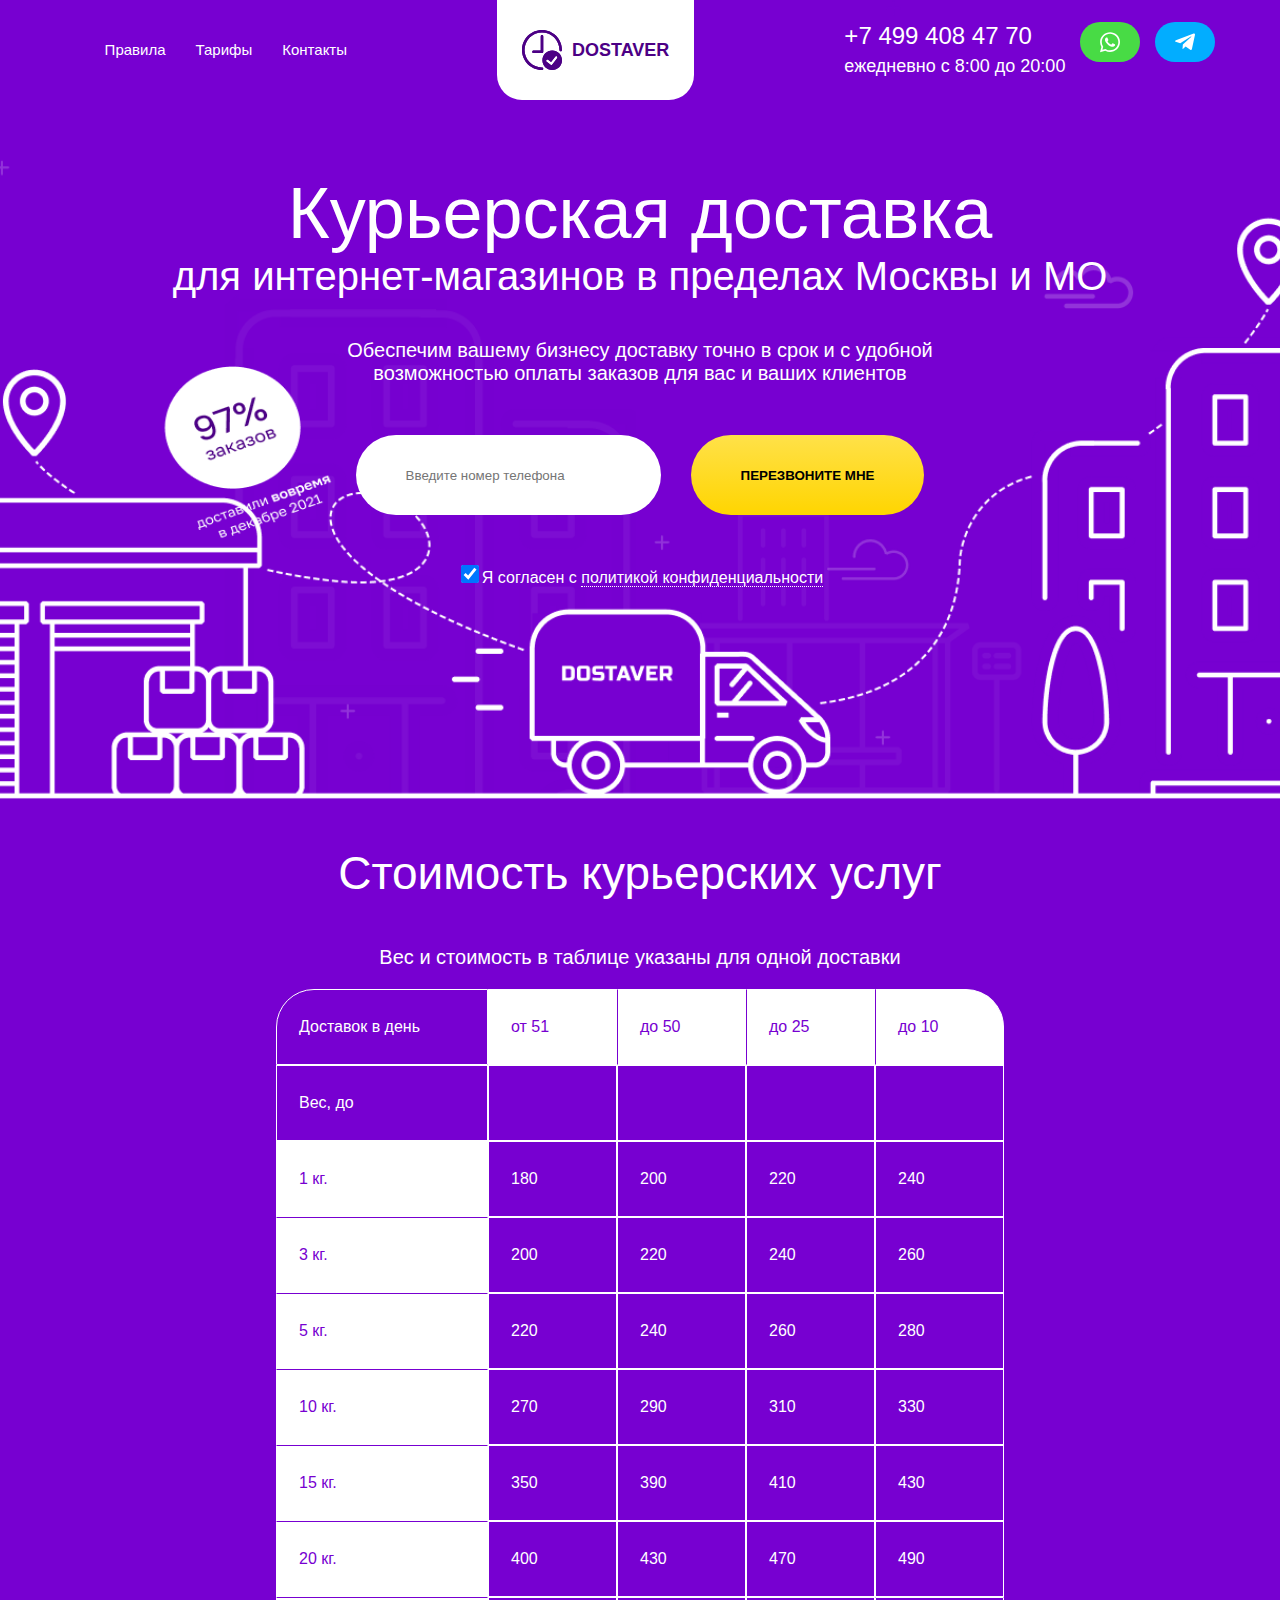
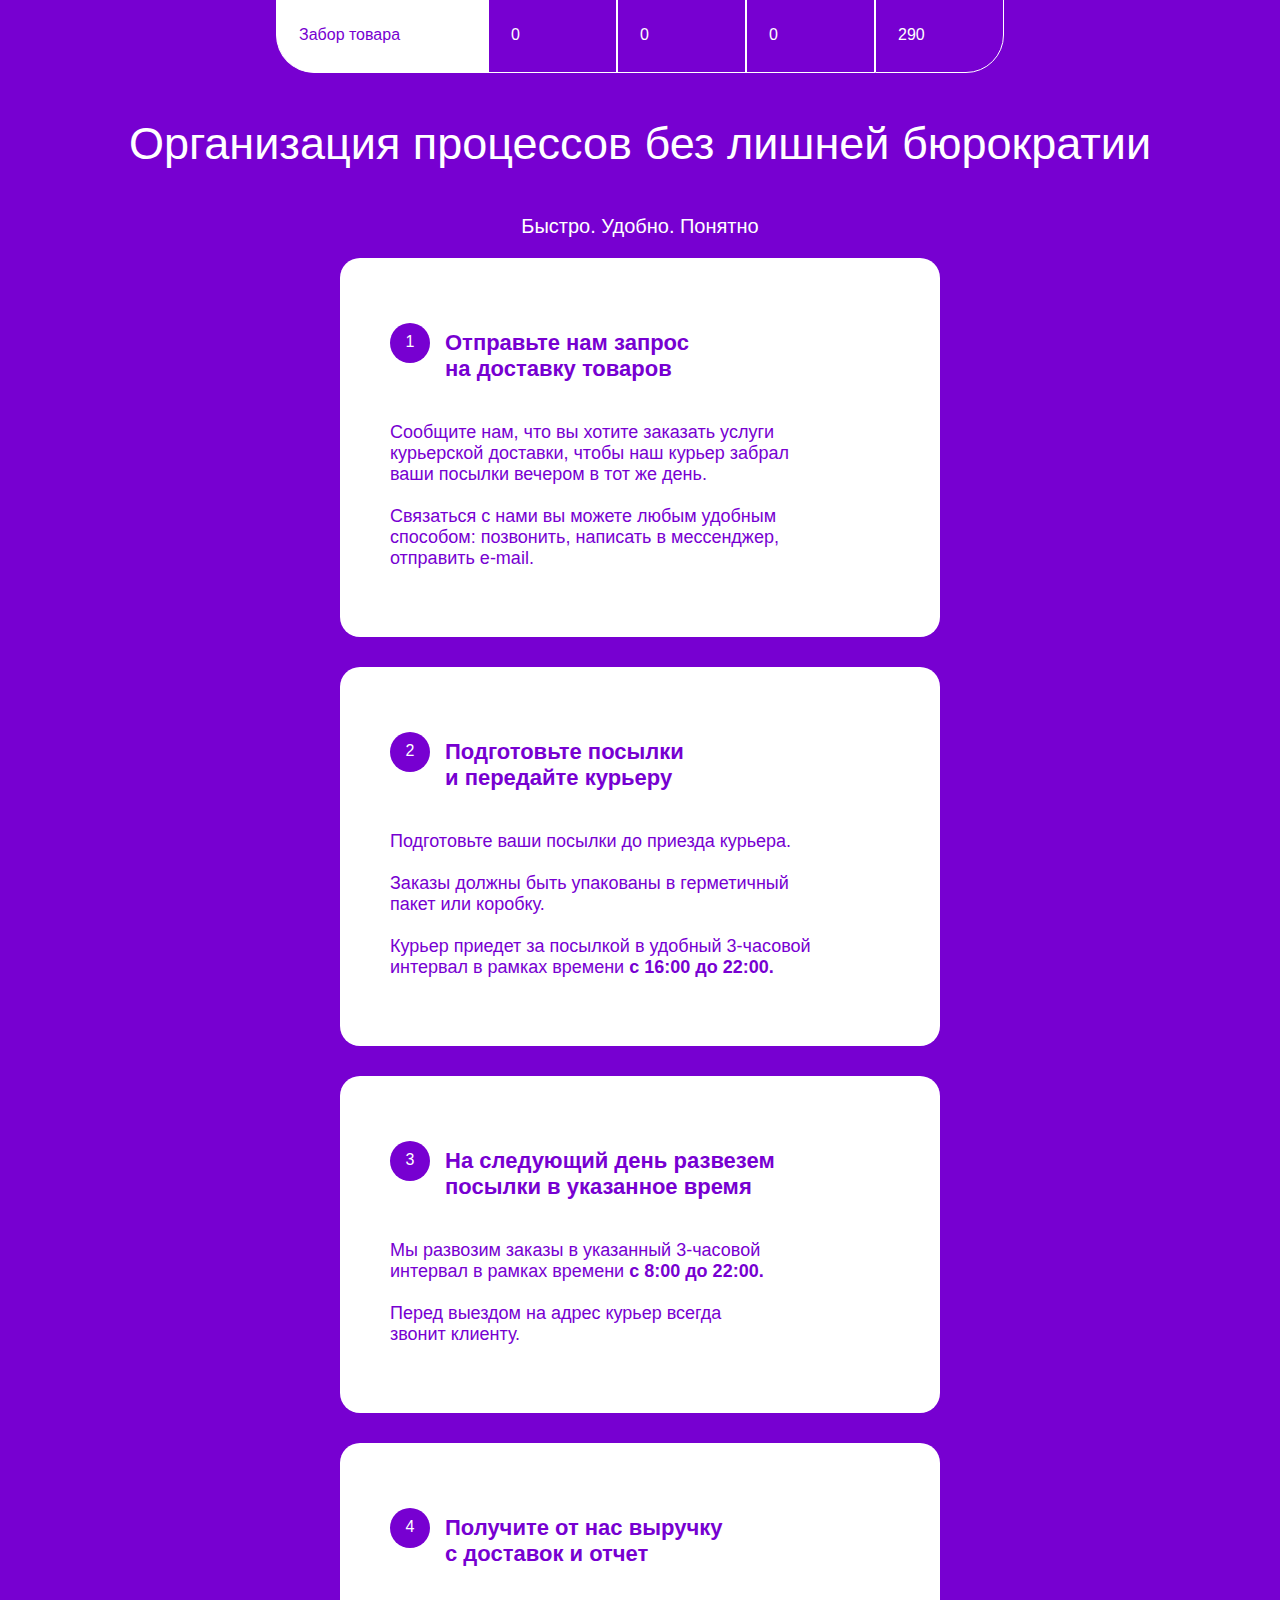
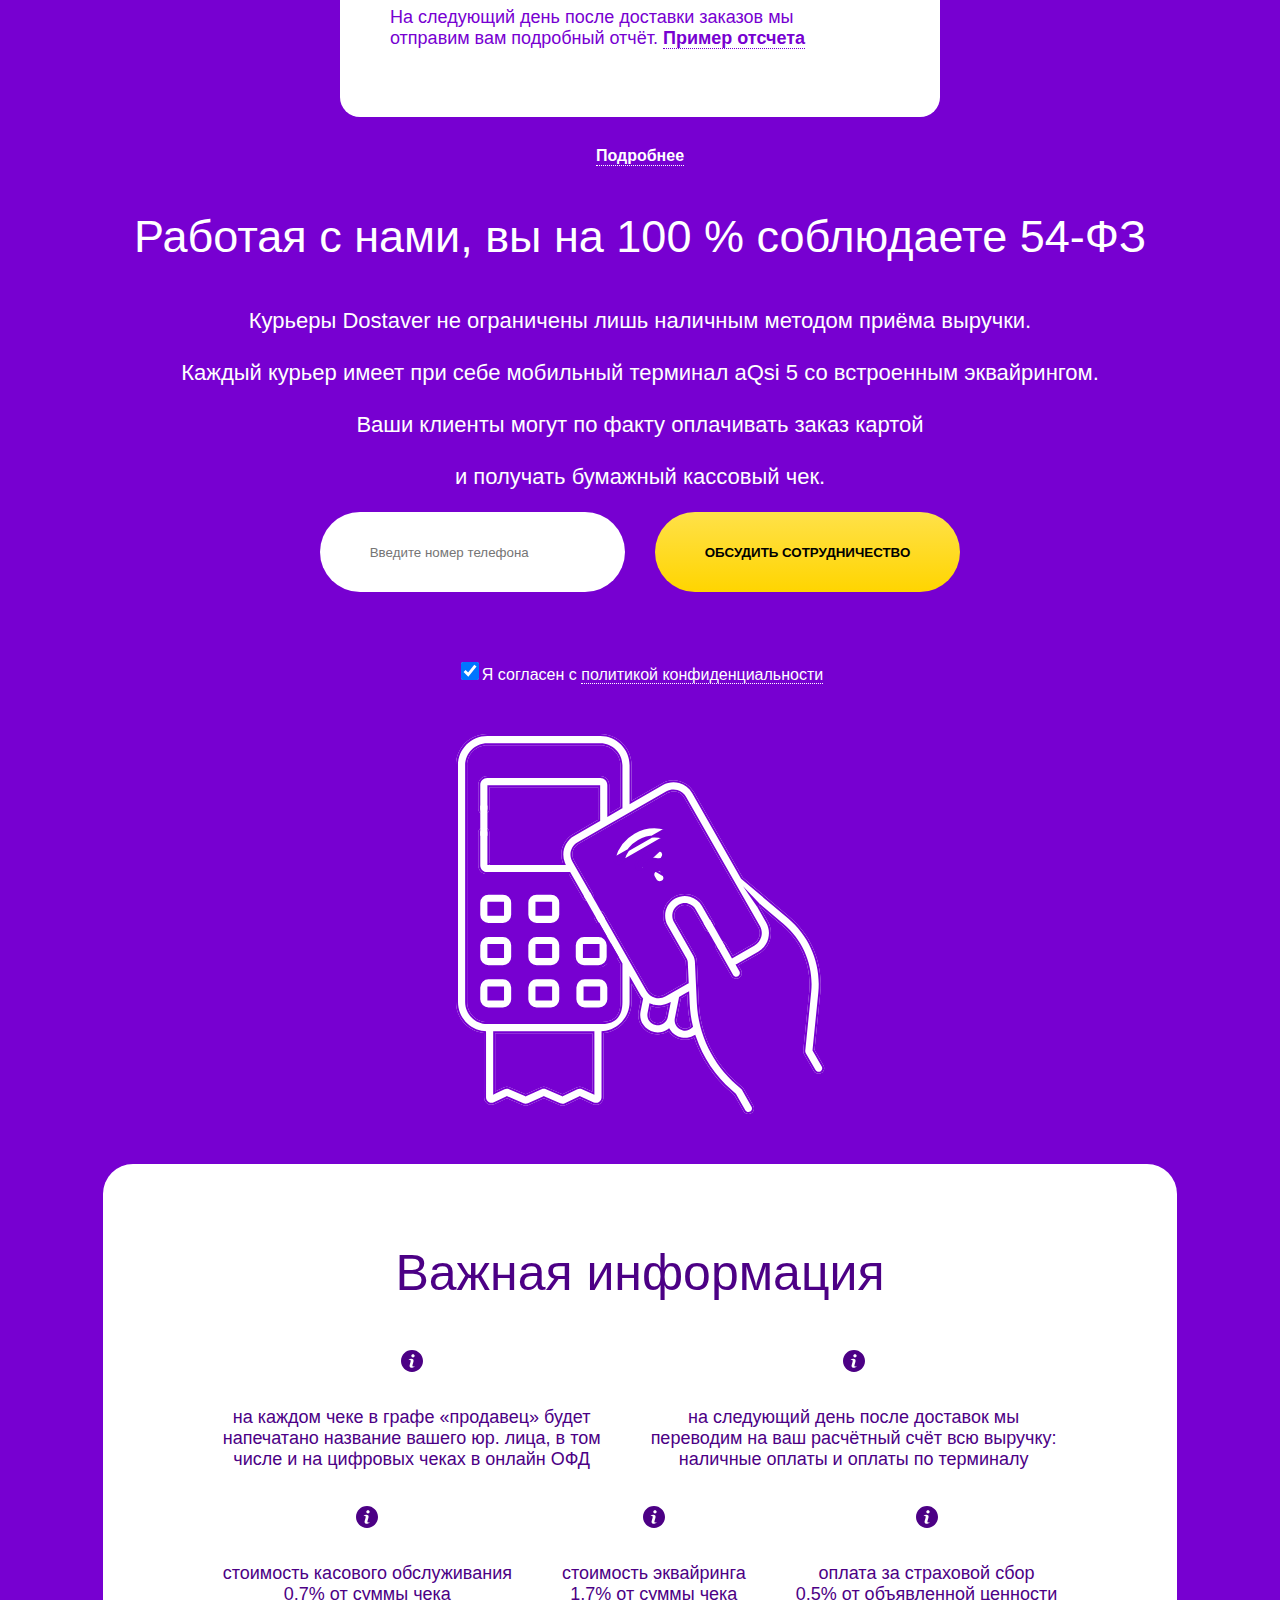
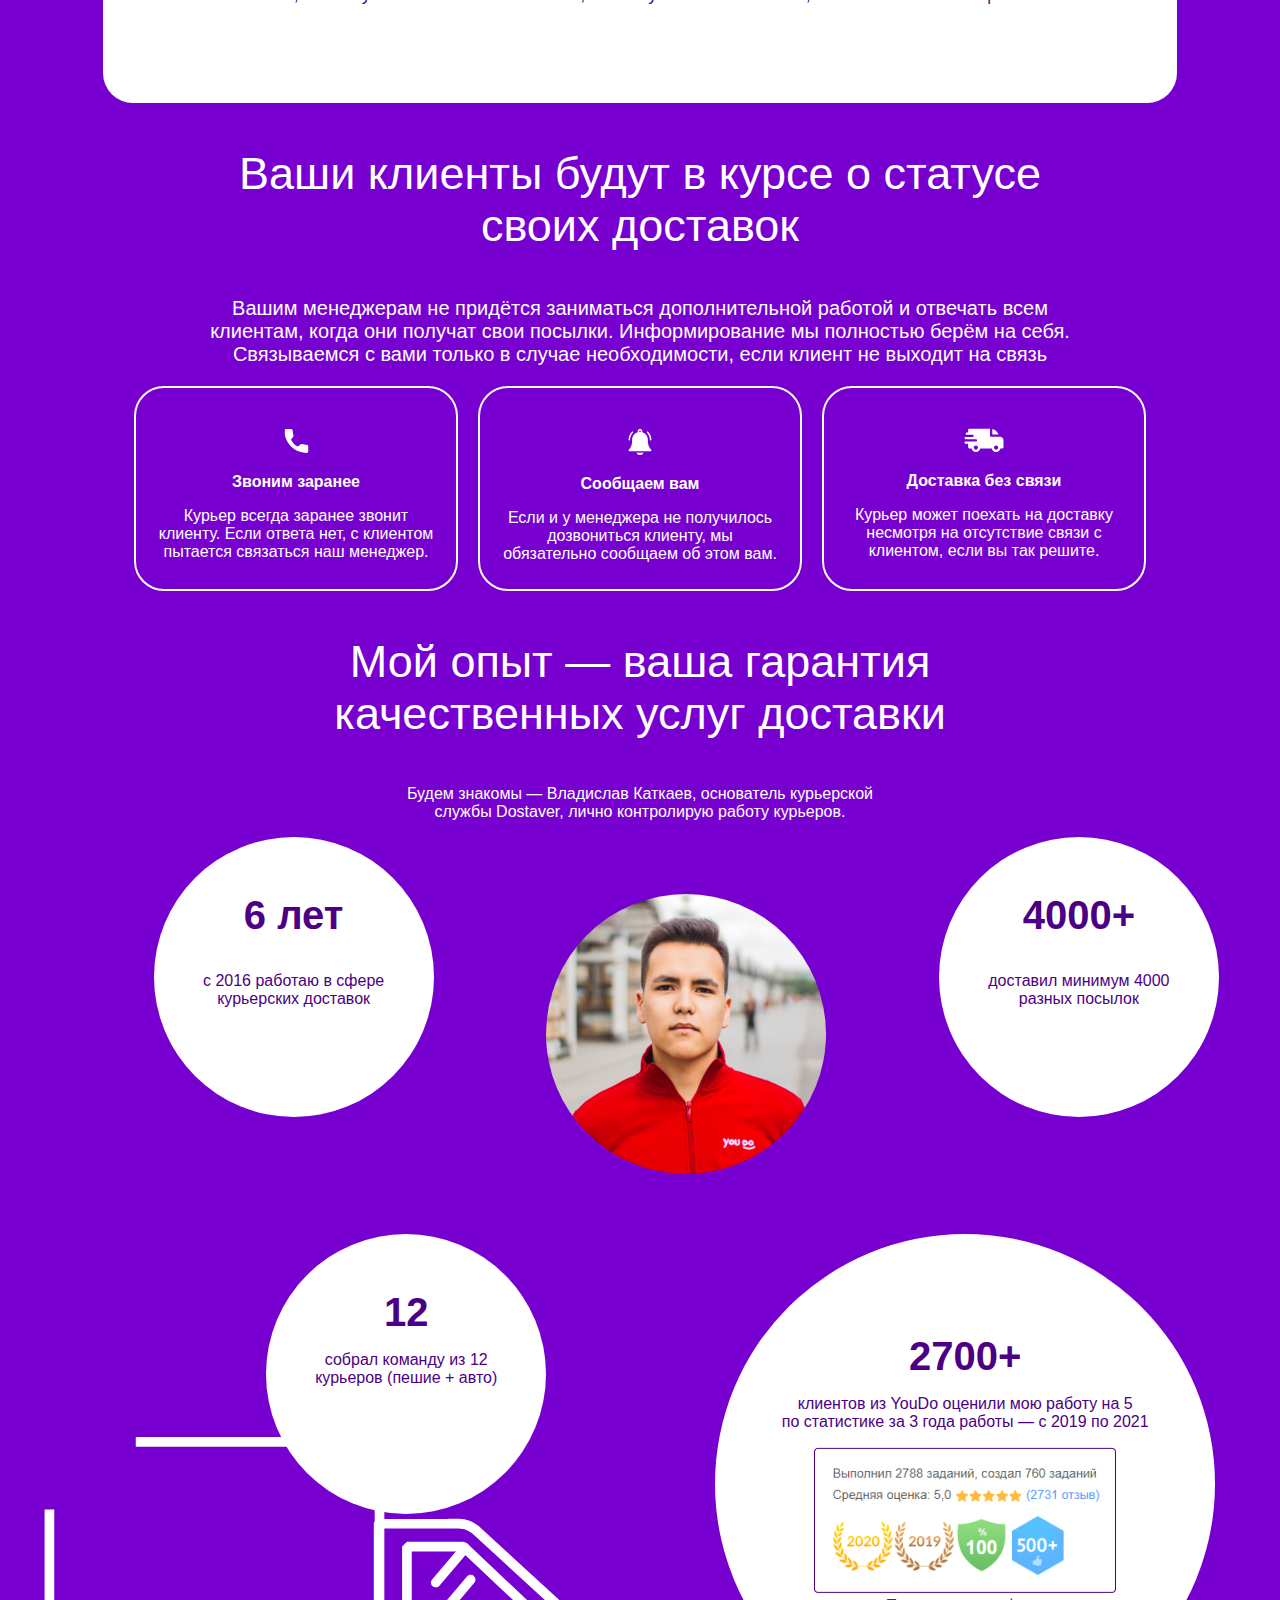
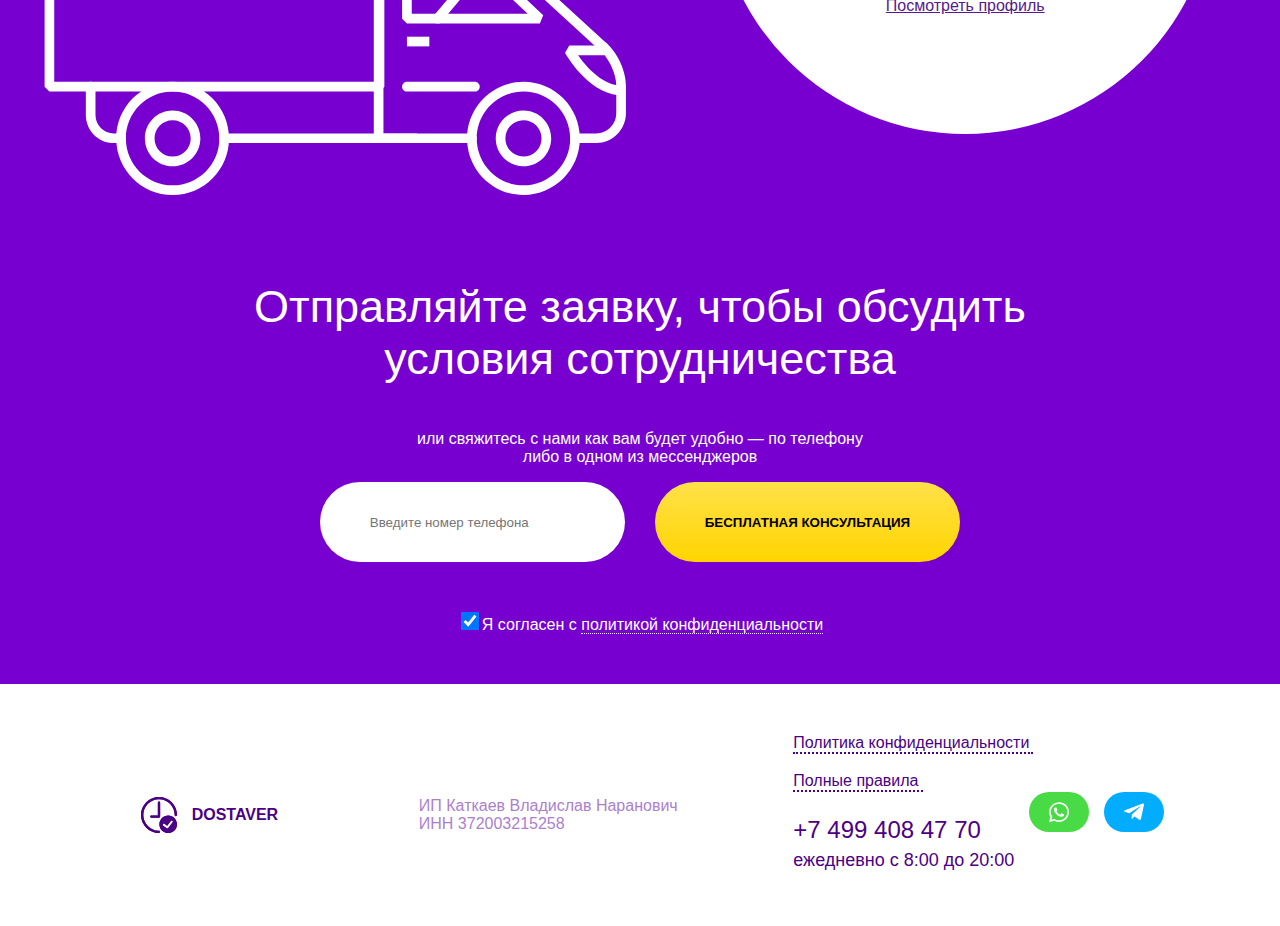
<file: index.html>
<!DOCTYPE html>
<html lang="en">
<head>
    <meta charset="UTF-8">
    <meta http-equiv="X-UA-Compatible" content="IE=edge">
    <meta name="viewport" content="width=device-width, initial-scale=1.0">
    <link rel="stylesheet" href="./index.css">
    <title>DOSTAVER</title>
</head>
<body>
<header>
<div class="header">
<div class="meen">
<ul>
    <li><a href="#pravila">Правила</a></li>
    <li><a href="#tarif">Тарифы</a></li>
    <li><a href="#kontakti">Контакты</a></li>
</ul>
</div>
<div class="logo">
    <a class="good1" href="./index.html">
<img src="./img/logo.svg" alt=""> <strong>DOSTAVER</strong>
</a>
<div class="menu">
    <input type="checkbox" id="burger-checkbox" class="burger-checkbox">
    <label for="burger-checkbox" class="burger"></label>
    <ul class="menu-list">
        <li><a href="#pravila" class="menu-item">Правила</a><li>
        <li><a href="#tarif" class="menu-item">Тарифы</a><li>
        <li><a href="#kontakti" class="menu-item">Контакты</a><li>
    </ul>
</div>
</div>

<div class="info_header">
    <p class="number_phone">+7 499 408 47 70<br><span class="time">ежедневно с 8:00 до 20:00</span></p>
<a href="https://api.whatsapp.com/send/?phone=74994084770&text&type=phone_number&app_absent=0"><img class="whats" src="./img/whats_app.svg" alt=""></a>
<a href="https://t.me/dostaver"><img class="telegr" src="./img/telegram.svg" alt=""></a>
</div>

</div>

<div class="osnova_header">
<div class="ttt">
<p class="big_t">Курьерская доставка<br><p class="mun">для интернет-магазинов в пределах Москвы и МО</p></p>
<p class="smoll_t">Обеспечим вашему бизнесу доставку точно в срок и с удобной<br>возможностью оплаты заказов для вас и ваших клиентов</p>
</div>
<div class="btn_inp">
    <input type="tel" placeholder="Введите номер телефона">
    <button><strong>ПЕРЕЗВОНИТЕ МНЕ</strong></button>
</div>
<label>
<input class="lab" type="checkbox" required checked><a class="good" href="./text.html">Я согласен с <span style="border-bottom: 1px dotted white">политикой конфиденциальности</span></a>
</label>
</div>

<img class="proc" src="./img/Group 5.png" alt="">
</header>
<main>
<div id="tarif" class="block_1">
<p class="stoim">Стоимость курьерских услуг</p>
<p class="ves">Вес и стоимость в таблице указаны для одной доставки</p>

<div class="tabl">
<table>
    <tr>
        <td class="rad1 rer">Доставок в день</td>
        <td class="white der">от 51</td>
        <td class="white bord der">до 50</td>
        <td class="white bord der">до 25</td>
        <td class="white bord rad2 der">до 10</td>
    </tr>
    <tr>
        <td class="rer">Вес, до</td>
        <td class="der"></td>
        <td class="der"></td>
        <td class="der"></td>
        <td class="der"></td>
    </tr>
    <tr>
        <td class="white rer">1 кг.</td>
        <td class="der">180</td>
        <td class="der">200</td>
        <td class="der">220</td>
        <td class="der">240</td>
    </tr>
    <tr>
        <td class="white bord2 rer">3 кг.</td>
        <td class="der">200</td>
        <td class="der">220</td>
        <td class="der">240</td>
        <td class="der">260</td>
    </tr>
    <tr>
        <td class="white bord2 rer">5 кг.</td>
        <td class="der">220</td>
        <td class="der">240</td>
        <td class="der">260</td>
        <td class="der">280</td>
    </tr>
    <tr>
        <td class="white bord2 rer">10 кг.</td>
        <td class="der">270</td>
        <td class="der">290</td>
        <td class="der">310</td>
        <td class="der">330</td>
    </tr>
    <tr>
        <td class="white bord2 rer">15 кг.</td>
        <td class="der">350</td>
        <td class="der">390</td>
        <td class="der">410</td>
        <td class="der">430</td>
    </tr>
    <tr>
        <td class="white bord2 rer">20 кг.</td>
        <td class="der">400</td>
        <td class="der">430</td>
        <td class="der">470</td>
        <td class="der">490</td>
    </tr>
    <tr>
        <td class="white rad4 bord2 rer">Забор товара</td>
        <td class="der">0</td>
        <td class="der">0</td>
        <td class="der">0</td>
        <td class="rad3 der">290</td>
    </tr>
    </table>
</div>
</div>
<div id="pravila" class="block_2">
<div class="oglav">
    <p class="one">Организация процессов без лишней бюрократии</p>
    <p class="two">Быстро. Удобно. Понятно</p>
</div>


<div class="kubiki">
<div class="kub">

<div class="dis_flex">
    <p class="num">1</p>

    <p class="kubik_text_b"><strong>Отправьте нам запрос<br> на доставку товаров</strong></p>
    
</div>


    <p class="kubik_text">Сообщите нам, что вы хотите заказать услуги <br>курьерской доставки, чтобы наш курьер забрал<br> ваши посылки вечером в тот же день.
<br><br>
        Связаться с нами вы можете любым удобным<br> способом: позвонить, написать в мессенджер,<br> отправить e-mail.</p>
</div>
<!--------------------->
<div class="kub">
    
<div class="dis_flex">
    <p class="num">2</p>

    <p class="kubik_text_b"><strong>Подготовьте посылки<br> и передайте курьеру</strong></p>
    
</div>


    <p class="kubik_text">Подготовьте ваши посылки до приезда курьера. <br><br>

        Заказы должны быть упакованы в герметичный<br>пакет или коробку. 
        <br> <br>
        Курьер приедет за посылкой в удобный 3-часовой <br>
        интервал в рамках времени <strong>с 16:00 до 22:00.</strong></p>
</div>
<!--------------------->
<div class="kub">
    
    <div class="dis_flex">
        <p class="num">3</p>
    
        <p class="kubik_text_b"><strong>На следующий день развезем <br>   посылки в указанное время</strong></p>
    </div>
        <p class="kubik_text">
            Мы развозим заказы в указанный 3-часовой<br> интервал в рамках времени <strong>с 8:00 до 22:00.</strong><br><br>

            Перед выездом на адрес курьер всегда<br> звонит клиенту.
        </p>
    </div>
<!--------------------->
<div class="kub">
    
    <div class="dis_flex">
        <p class="num">4</p>
    
        <p class="kubik_text_b"><strong>Получите от нас выручку<br/>с доставок и отчет</strong></p>
    </div>
        <p class="kubik_text">
            На следующий день после доставки заказов мы <br>
            отправим вам подробный отчёт. 
        <a class="podrob" href=""><strong>Пример отсчета</strong></a>
        </p>
    </div>
<!--------------------->
</div>
<div class="ppp">
<a class="podrob_2" href=""><strong>Подробнее</strong></a>
</div>
</div>
<!--------------------------------------------------------------->
<div class="block_3">
<div class="work">
    <p class="kubik_text_bw">Работая с нами, вы на 100 % соблюдаете 54-ФЗ</p>
    <p class="kubik_text_w">Курьеры Dostaver не ограничены лишь наличным методом приёма выручки. <br><br>

        Каждый курьер имеет при себе мобильный терминал aQsi 5 со встроенным эквайрингом. <br><br>
        
        Ваши клиенты могут по факту оплачивать заказ картой<br><br> и получать бумажный кассовый чек. </p>
</div>
<div class="btn_inp">
    <input type="tel" placeholder="Введите номер телефона">
    <button><strong>ОБСУДИТЬ СОТРУДНИЧЕСТВО</strong></button>
</div>
<div class="centr">
<label>
    <input class="lab" type="checkbox" required checked><a href="./text.html" class="good">Я согласен с <span style="border-bottom: 1px dotted white">политикой конфиденциальности</span></a>
    </label>
</div>
<div class="centr_terminal">
<img src="./img/terminal.9c955918.svg" alt="">
</div>
</div>
<!--------------------------------------------------------------->
<div class="block_4">
    <div class="block_in_4">
    <p class="vajno">Важная информация</p>
    <div class="wrap">
    <div class="wrap1">
        <p><img src="./img/i.svg" alt=""><br>на каждом чеке в графе «продавец» будет<br> напечатано название вашего юр. лица, в том<br> числе и на цифровых чеках в онлайн ОФД</p>
        <p><img src="./img/i.svg" alt=""><br>на следующий день после доставок мы<br> переводим на ваш расчётный счёт всю выручку: <br>наличные оплаты и оплаты по терминалу</p>
    </div>
    <div class="wrap2">
    <p><img src="./img/i.svg" alt=""><br>стоимость касового обслуживания<br>0,7% от суммы чека</p>
    <p><img src="./img/i.svg" alt=""><br>стоимость эквайринга <br>1,7% от суммы чека</p>
    <p><img src="./img/i.svg" alt=""><br>оплата за страховой сбор <br>0,5% от объявленной ценности</p>
    </div>
</div>
    </div>
</div>
<!--------------------------------------------------------------->
<div class="block_5">
    <div class="block_in_5">
    <p class="title">Ваши клиенты будут в курсе о статусе<br> своих доставок</p>
    <p class="text_5">Вашим менеджерам не придётся заниматься дополнительной работой и отвечать всем<br> клиентам, когда они получат свои посылки. Информирование мы полностью берём на себя. <br> Связываемся с вами только в случае необходимости, если клиент не выходит на связь</p>
    <div class="svize">
        <div class="tel pad">
<img src="./img/tel.svg" alt="">
<p><strong>Звоним заранее</strong></p>
<p>Курьер всегда заранее звонит клиенту. Если ответа нет, с клиентом пытается связаться наш менеджер. </p>
        </div>
        <div class="kolokol pad">
<img src="./img/kol.svg" alt="">
<p><strong>Сообщаем вам</strong></p>
<p>Если и у менеджера не получилось дозвониться клиенту, мы обязательно сообщаем об этом вам. </p>
        </div>
        <div class="car pad">
<img src="./img/car.svg" alt="">
<p><strong>Доставка без связи</strong></p>
<p>Курьер может поехать на доставку несмотря на отсутствие связи с клиентом, если вы так решите.</p>
        </div>
    </div>
</div>
</div>
<div class="block_6">
    <div class="block_in_6">
        <div class="in">
    <p class="title">Мой опыт — ваша гарантия <br>качественных услуг доставки</p>
    <p>Будем знакомы — Владислав Каткаев, основатель курьерской <br>службы Dostaver, лично контролирую работу курьеров.</p>
    </div>
    </div>


<div class="aga">
    <div class="krugi">
        <div class="kkk">
<div class="krug1">
    <div class="krug">
    <p class="tit"><strong>6 лет</strong></p><br>
    <p>с 2016 работаю в сфере<br>
        курьерских доставок</p>
        </div>
</div>
<div class="krug2">
    <div class="krug">
<img class="leha" src="./img/chel.png" alt="">
</div>
</div>
<div class="krug3">
    <div class="krug">
    <p class="tit"><strong>4000+</strong></p><br>
    <p>доставил минимум 4000 <br>
        разных посылок</p>
        </div>
</div>
</div>
<div class="kkk2">
<div class="krug4">
    <div class="krug">
    <p class="tit"><strong>12</strong></p>
    <p>собрал команду из 12 <br>
        курьеров (пешие + авто)</p>
    </div>
    <img class="gruzov" src="./img/gruzovik.svg" alt="">
</div>
<div class="krug5">
    <div class="krug">
    <p class="tit"><strong>2700+</strong></p>
    <p>клиентов из YouDo оценили мою работу на 5 <br>
        по статистике за 3 года работы — с 2019 по 2021</p>
        <img src="./img/2700+.png" alt=""><br>
        <a href="">Посмотреть профиль</a>
        </div>
</div>
    </div>
</div>
</div>
    <div id="kontakti" class="block_7">
        <div class="block_in_7">
            <p class="title">Отправляйте заявку, чтобы обсудить <br>условия сотрудничества</p>
            <p>или свяжитесь с нами как вам будет удобно — по телефону<br> либо в одном из мессенджеров</p>
            <div class="btn_inp">
                <input type="tel" placeholder="Введите номер телефона">
                <button><strong>БЕСПЛАТНАЯ КОНСУЛЬТАЦИЯ</strong></button>
            </div>
            <label>
                <input class="lab" type="checkbox" required checked><a class="good" href="./text.html">Я согласен с <span style="border-bottom: 1px dotted white">политикой конфиденциальности</span></a>
                </label>
        </div>
    </div>
</main>

<footer>


<div class="footer_logo">
    <img src="./img/logo.svg" alt=""> <strong>DOSTAVER</strong>
</div>
<div class="ep">ИП Каткаев Владислав Наранович<br>
    ИНН 372003215258
</div>
<div class="foot">
<div class="">
    <a href="" style="color:#4c0085; text-decoration: none;"><p class="perv">Политика конфиденциальности</p></a><br>
    <a href="" style="color:#4c0085; text-decoration: none;"><p class="vtor">Полные правила</p></a>
</div>
<div class="info_footer">
    <p class="number_phone">+7 499 408 47 70<br><span class="time">ежедневно с 8:00 до 20:00</span></p>
<a href="https://api.whatsapp.com/send/?phone=74994084770&text&type=phone_number&app_absent=0"><img class="whats" src="./img/whats_app.svg" alt=""></a>
<a href="https://t.me/dostaver"><img class="telegr" src="./img/telegram.svg" alt=""></a>
</div>
</div>


<div class="foot2">
    <div class="info_footer">
        <p class="number_phone">+7 499 408 47 70<br><span class="time">ежедневно с 8:00 до 20:00</span></p>
    <a href="https://api.whatsapp.com/send/?phone=74994084770&text&type=phone_number&app_absent=0"><img class="whats" src="./img/whats_app.svg" alt=""></a>
    <a href="https://t.me/dostaver"><img class="telegr" src="./img/telegram.svg" alt=""></a>
    </div>
    <div class="">
        <div class="cent">
        <a href="" style="color:#4c0085; text-decoration: none;"><p class="perv">Политика конфиденциальности</p></a><br>
        </div>
        <div class="cent">
        <a href="" style="color:#4c0085; text-decoration: none;"><p class="vtor">Полные правила</p></a>
        </div>
    </div>
</div>

</footer>
    
</body>
</html>
</file>
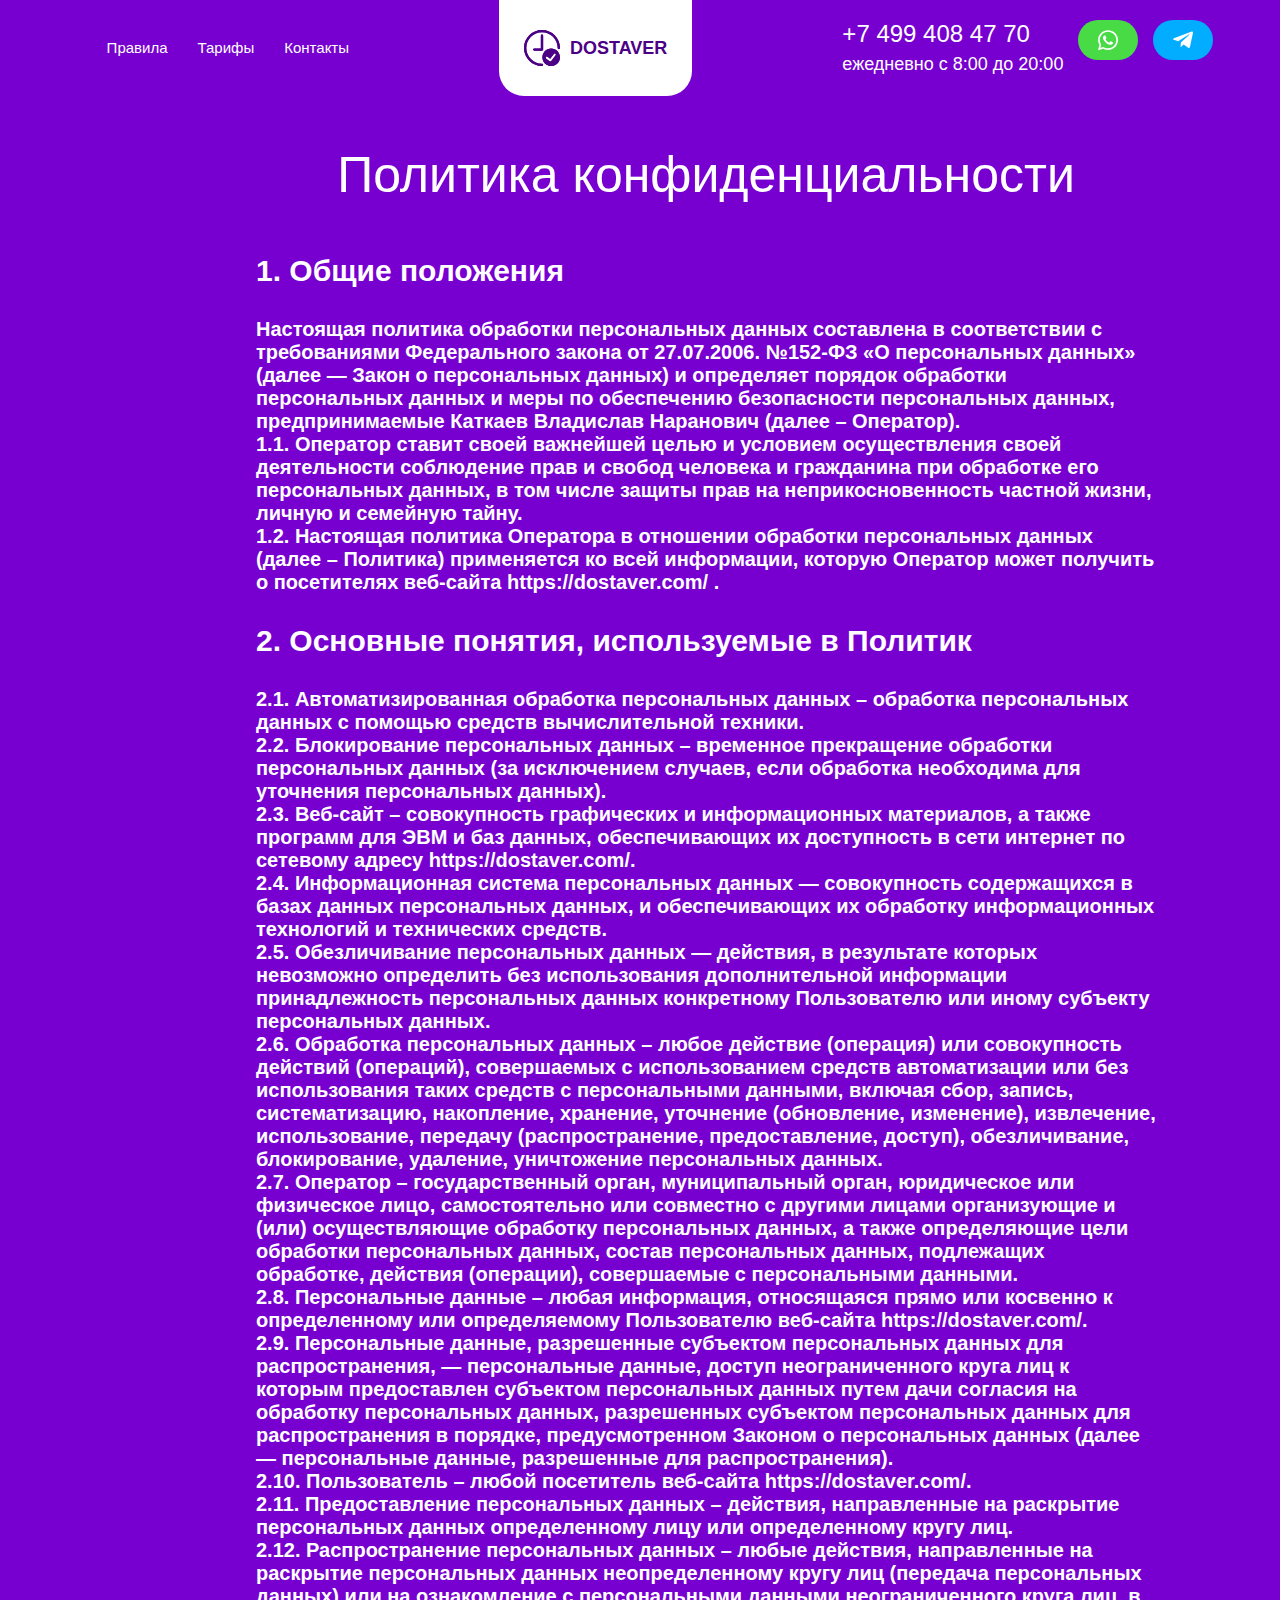
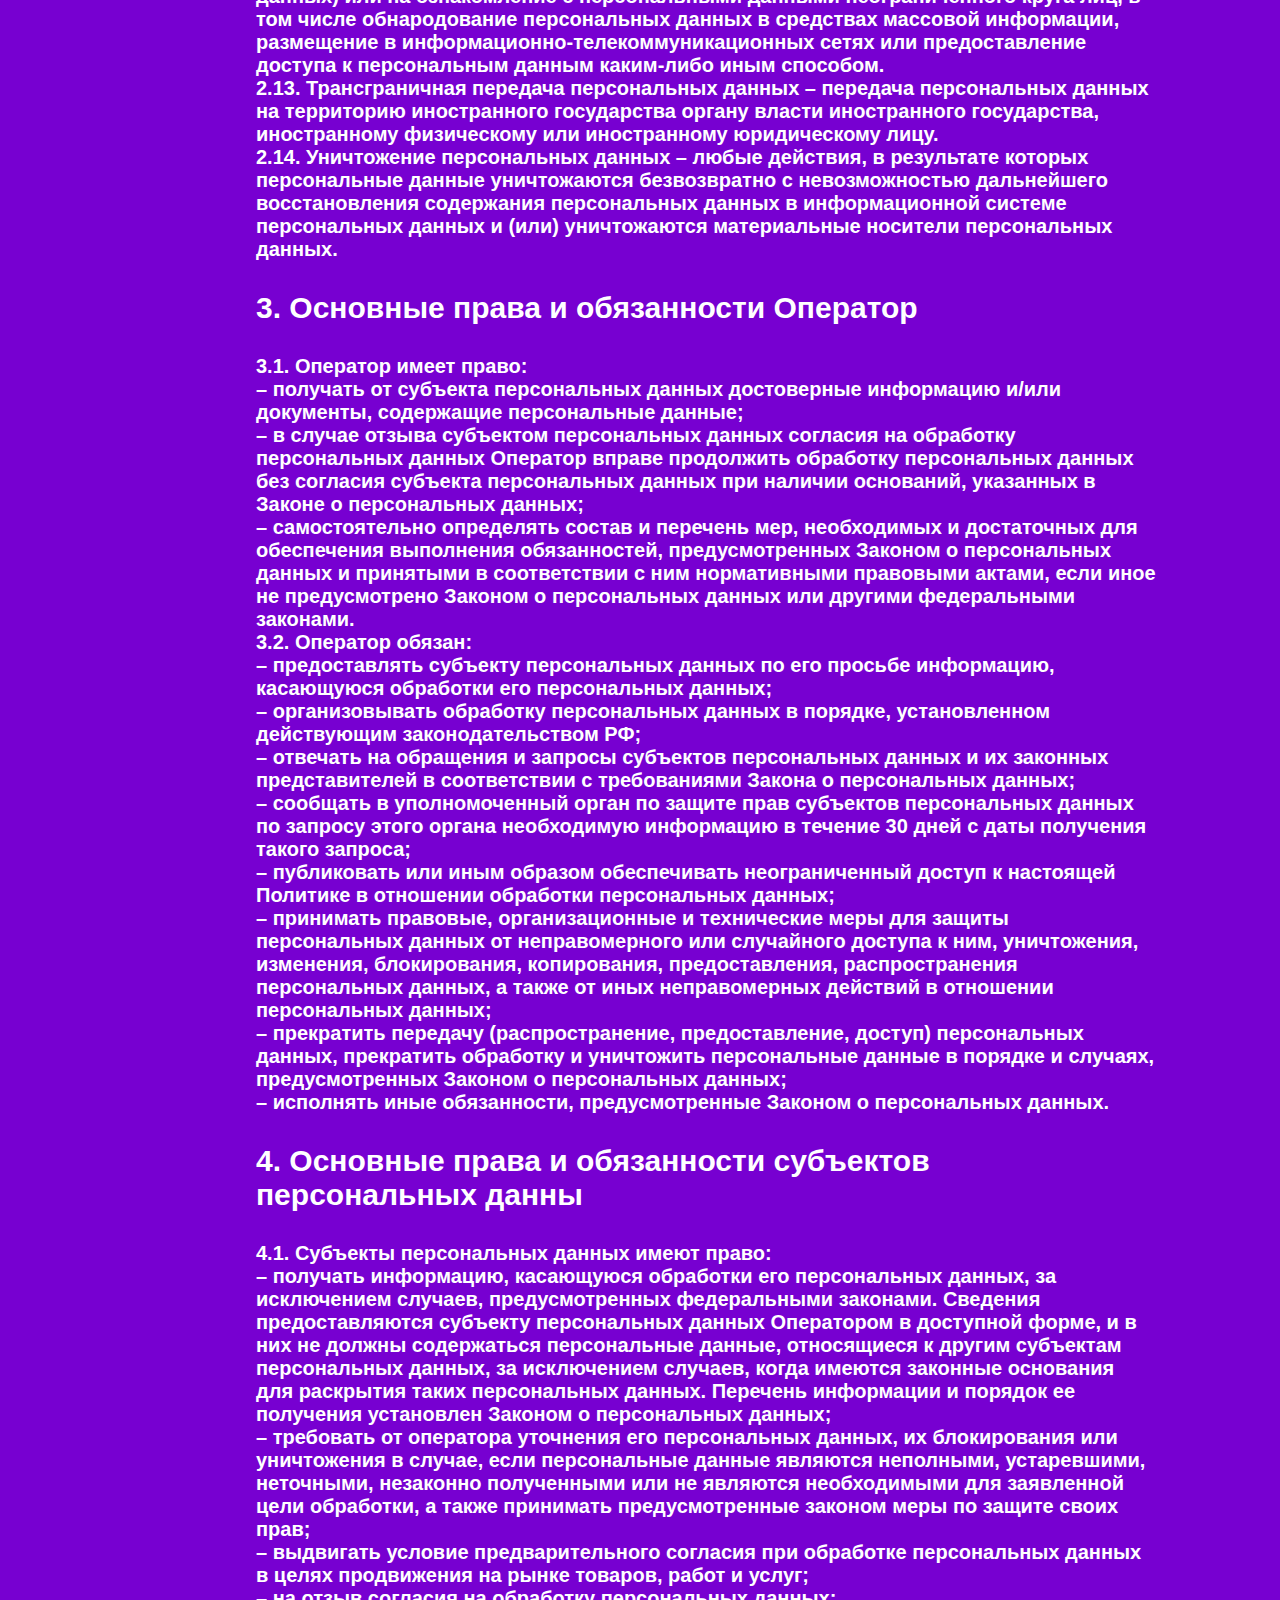
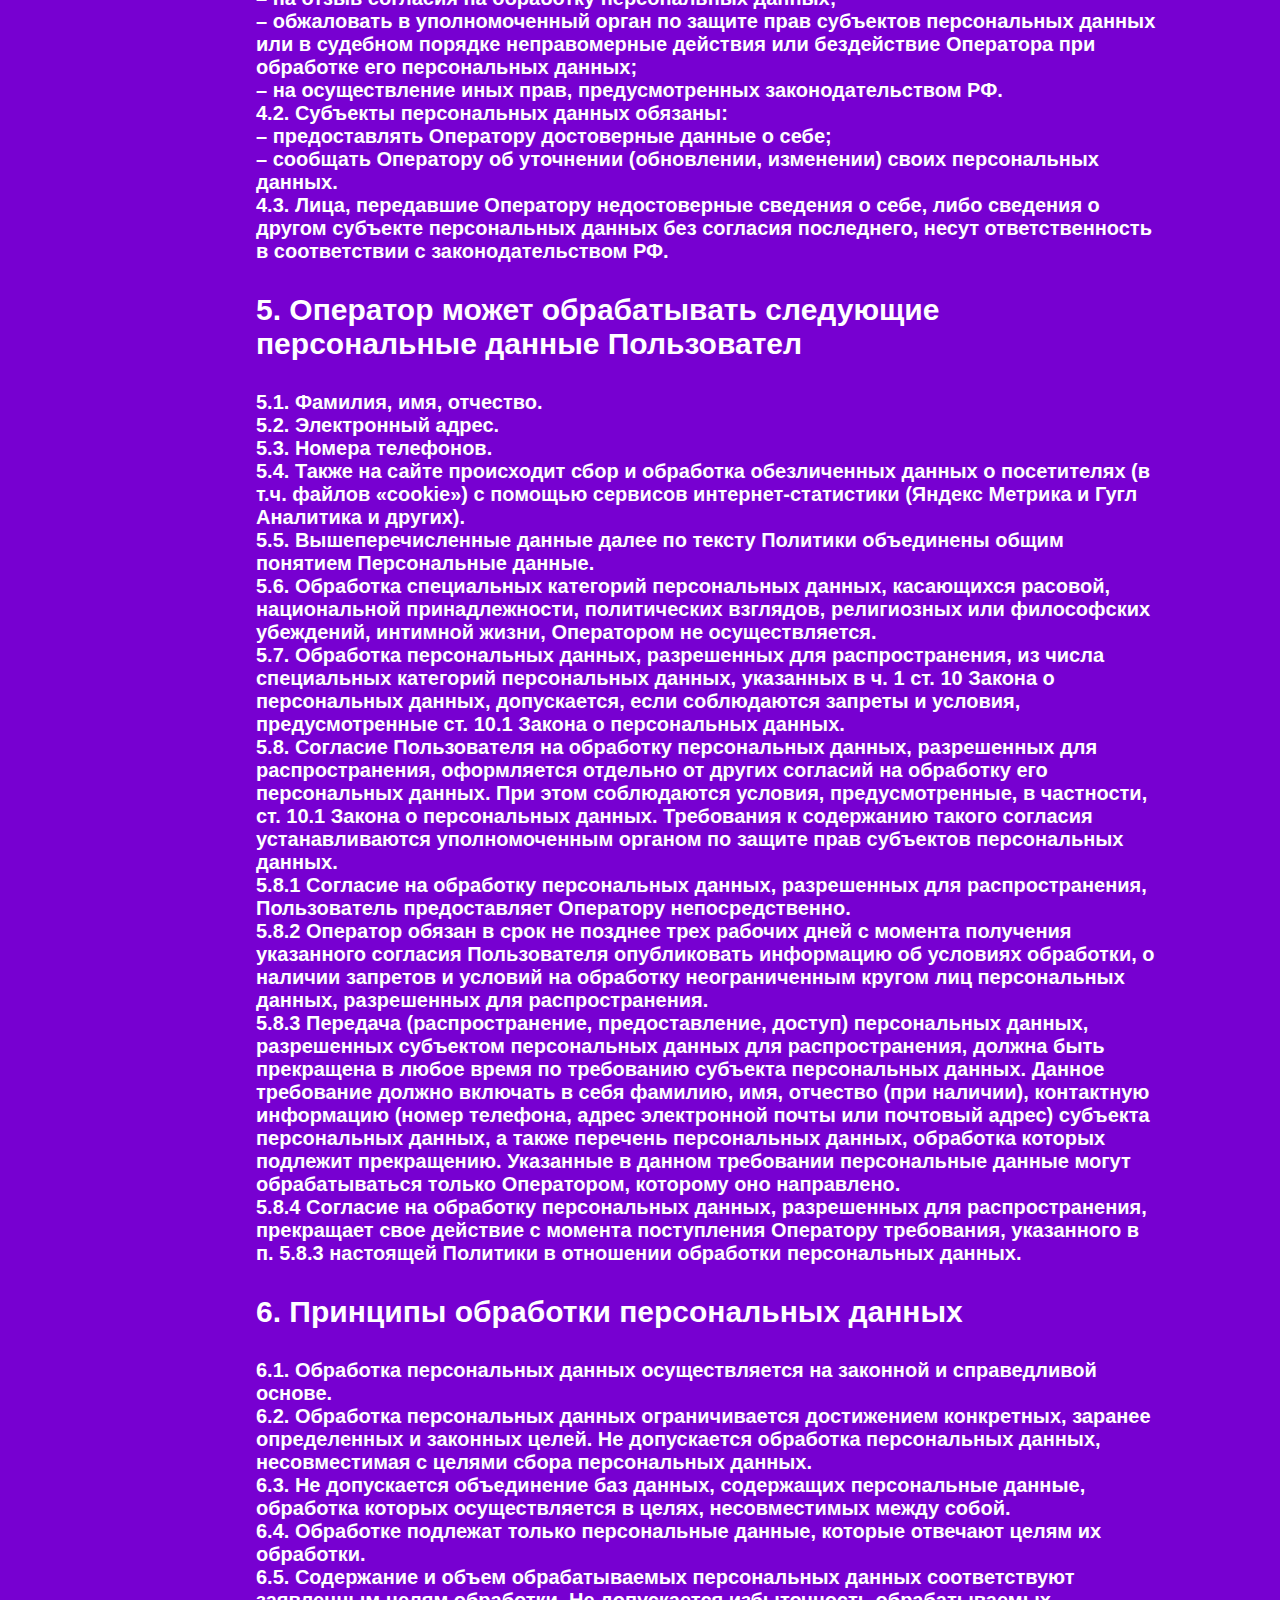
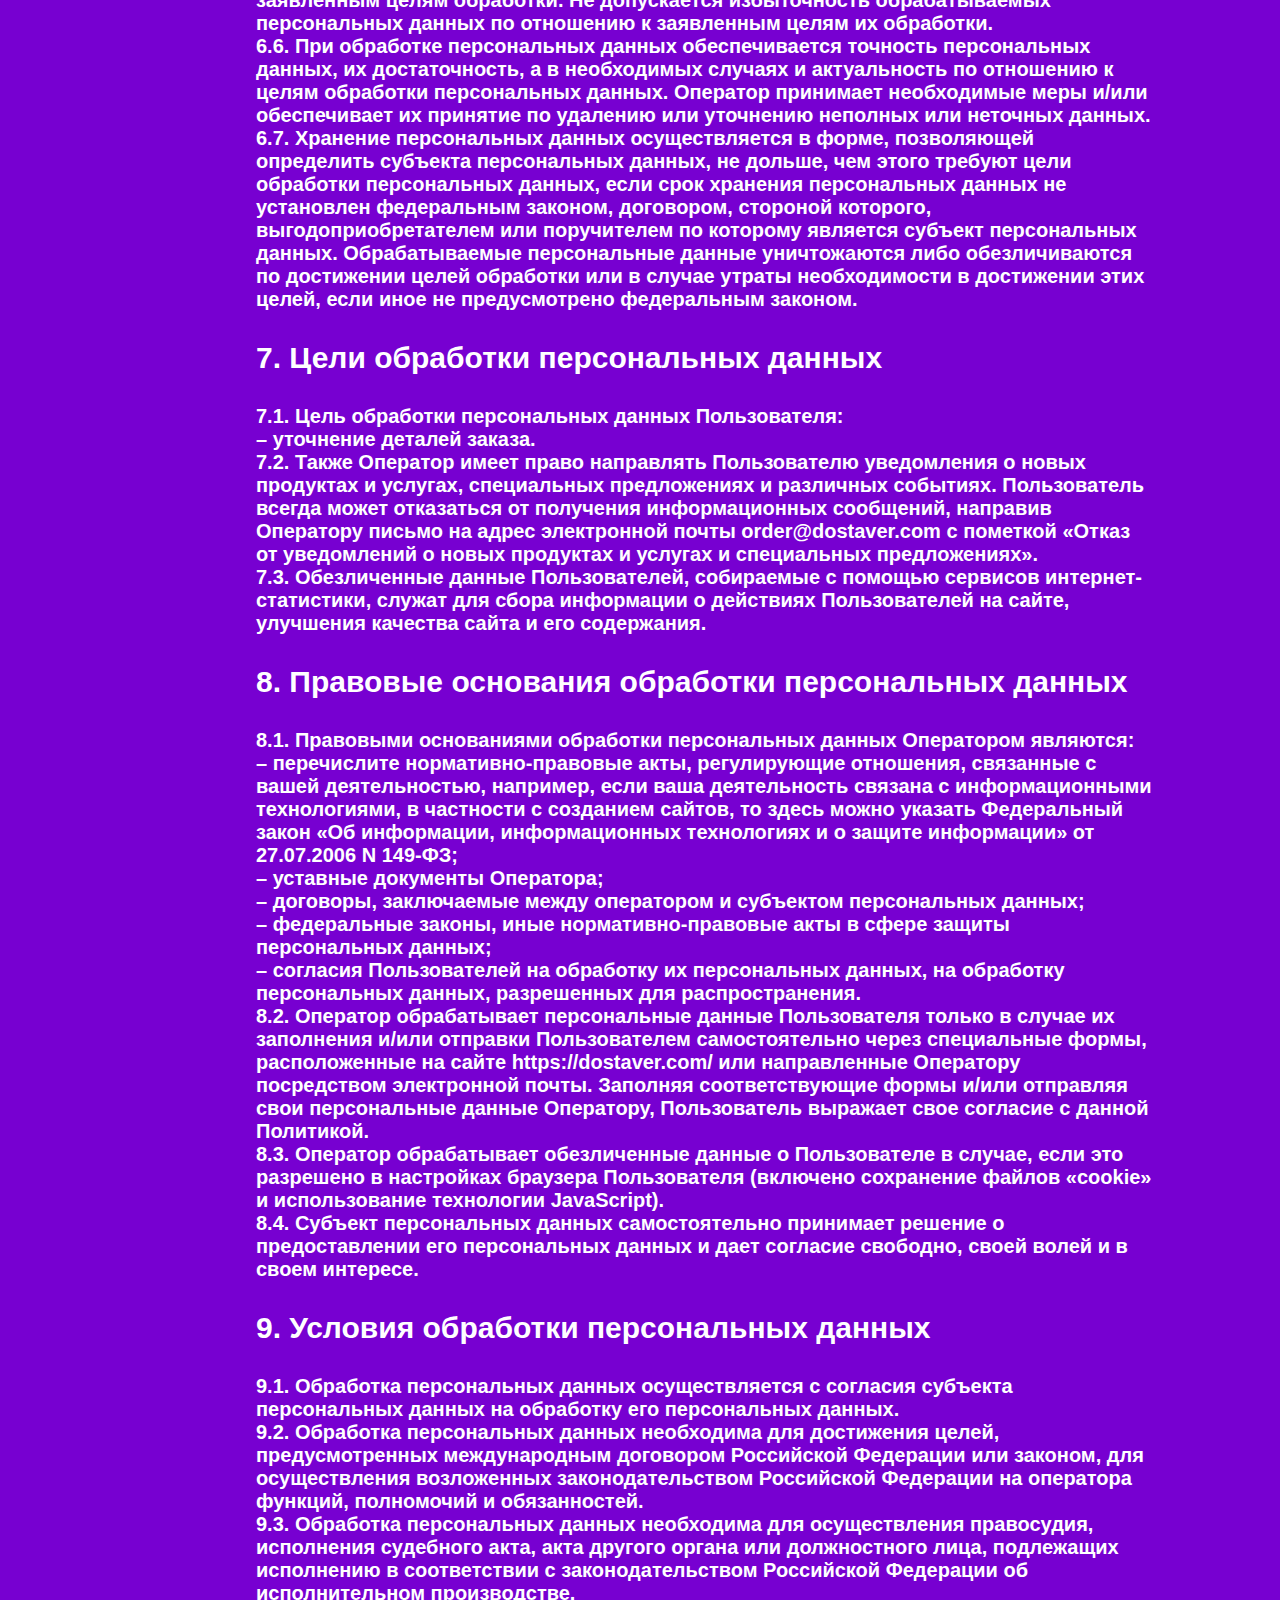
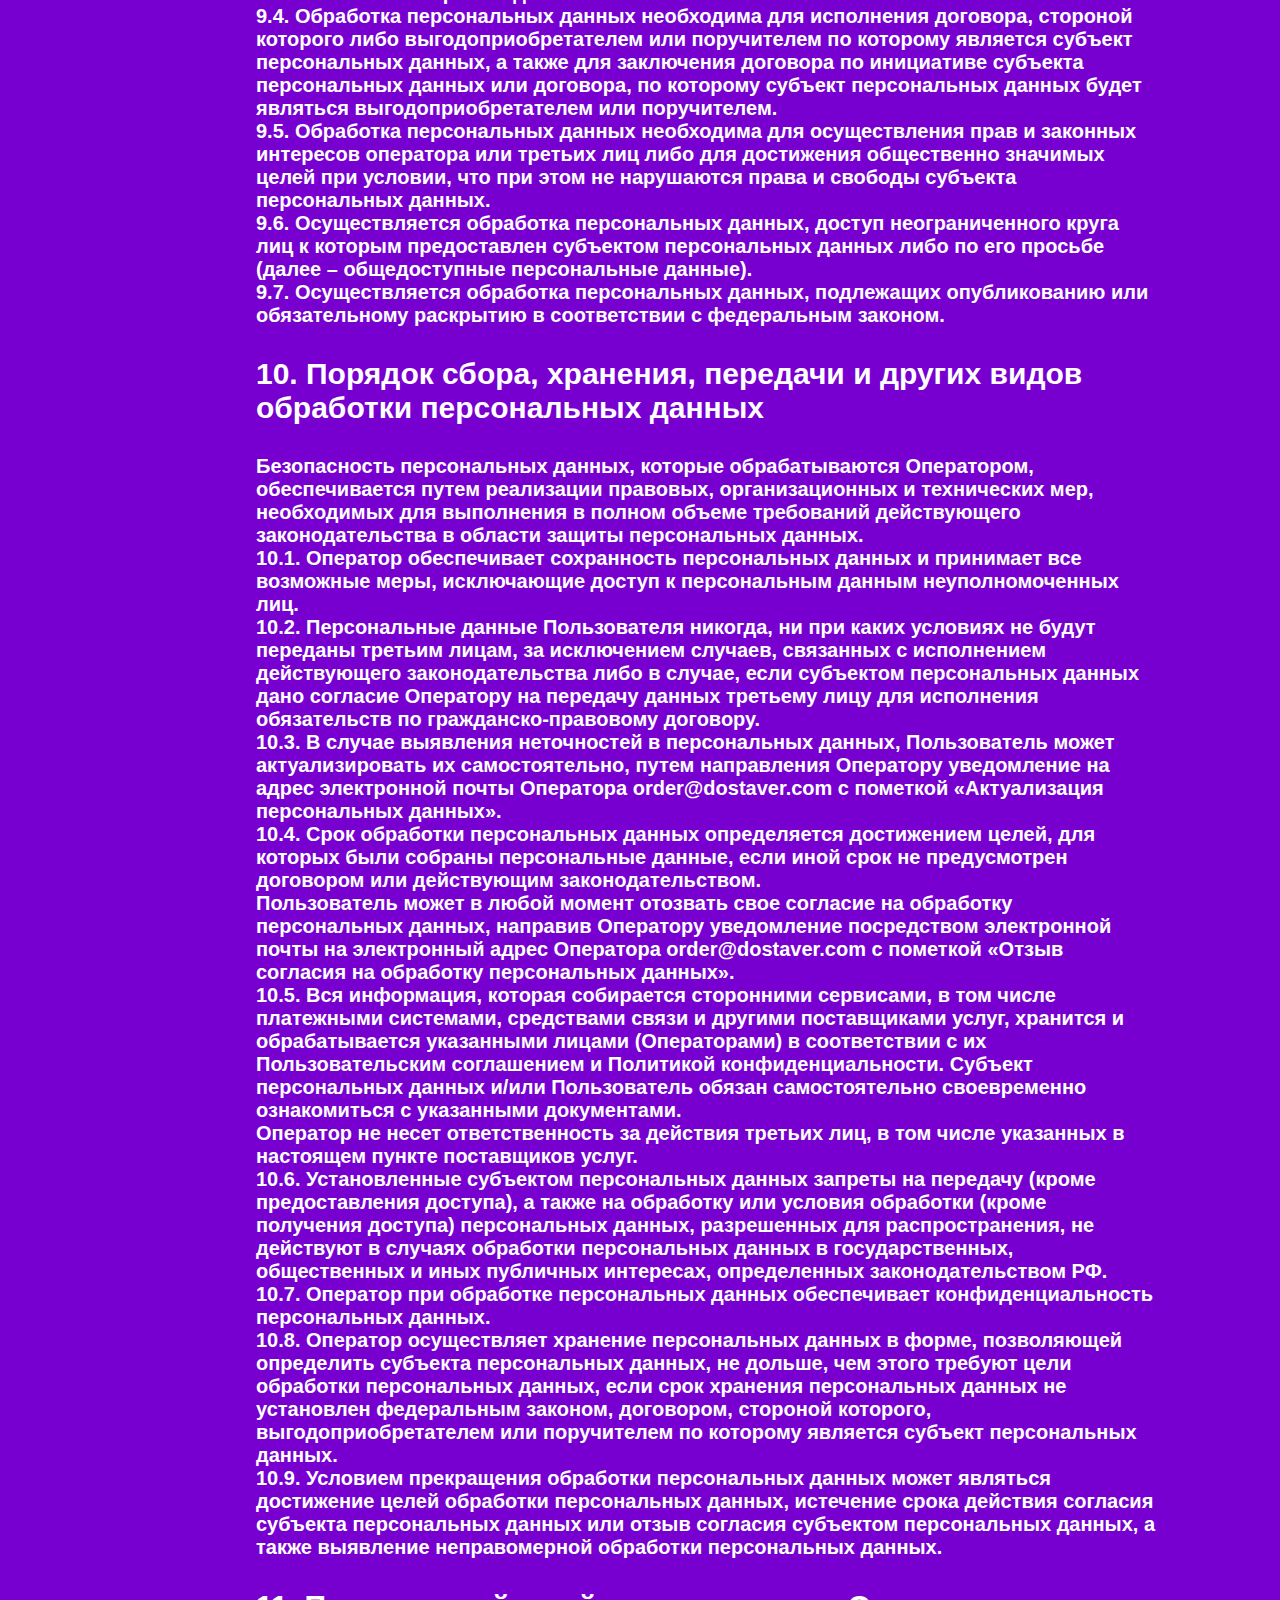
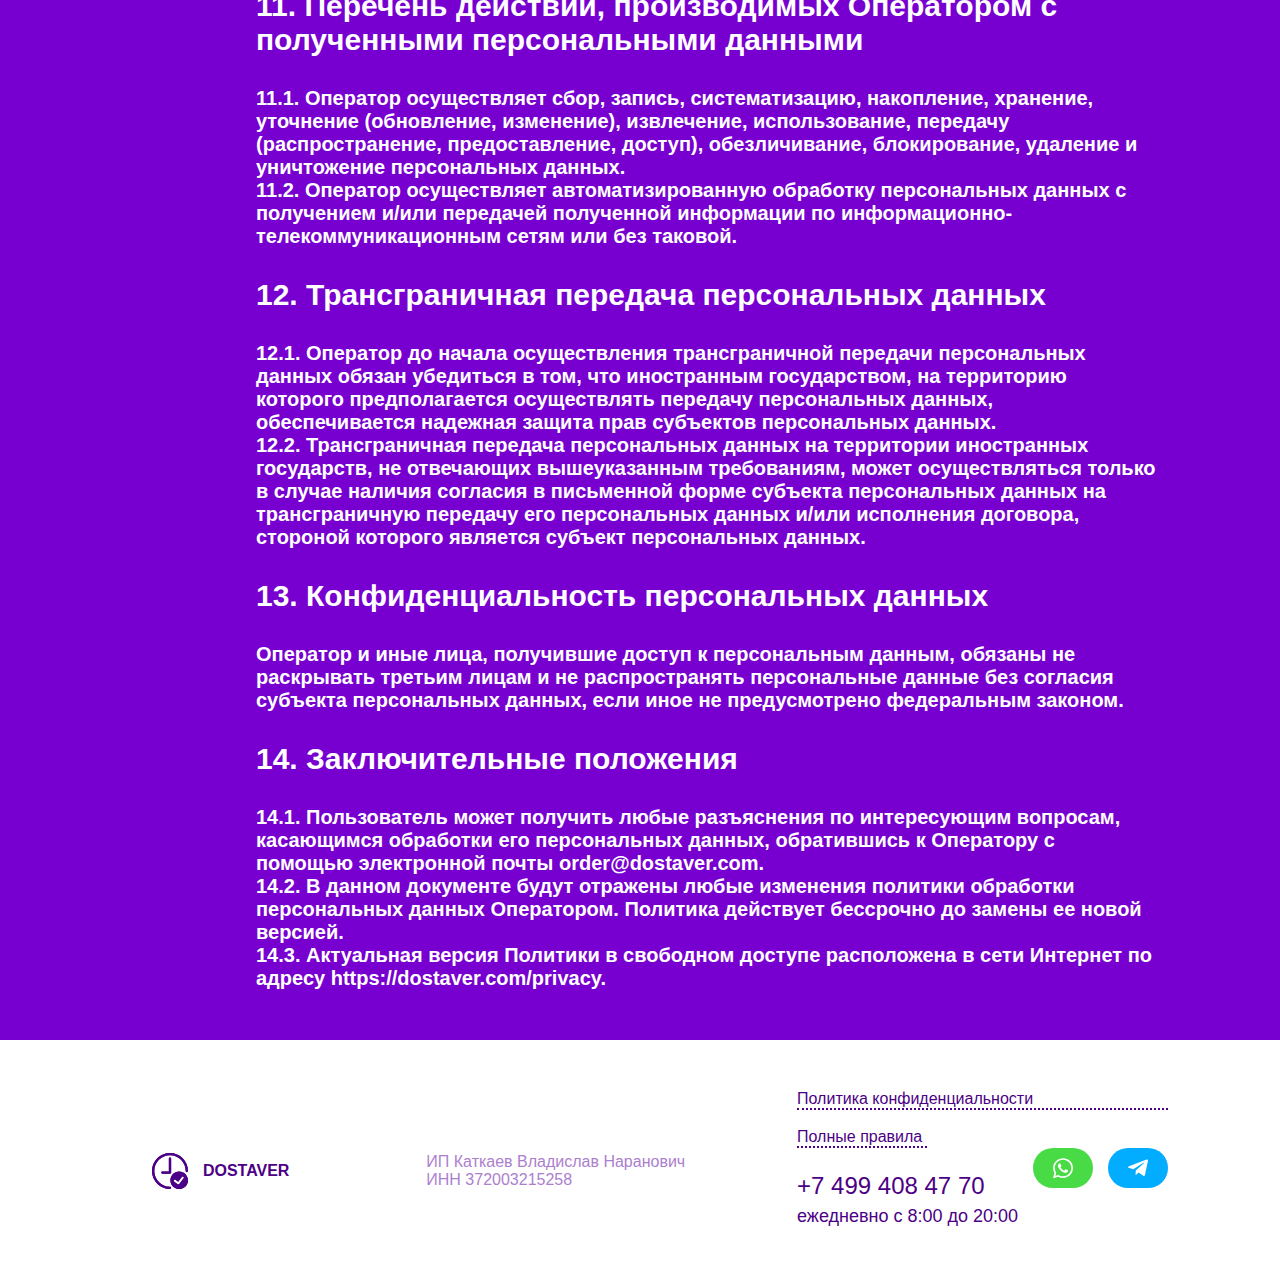
<file: text.html>
<!DOCTYPE html>
<html lang="en">
<head>
    <meta charset="UTF-8">
    <meta name="viewport" content="width=device-width, initial-scale=1.0">
    <link rel="stylesheet" href="./index.css">
    <title>DOSTAVER</title>
</head>
<body>
    <div class="header">
        <div class="meen">
        <ul>
            <li><a href="#pravila">Правила</a></li>
            <li><a href="#tarif">Тарифы</a></li>
            <li><a href="#kontakti">Контакты</a></li>
        </ul>
        </div>
        <div class="logo">
            <a class="good1" href="./index.html">
        <img src="./img/logo.svg" alt=""> <strong>DOSTAVER</strong>
        </a>
        <div class="menu">
            <input type="checkbox" id="burger-checkbox" class="burger-checkbox">
            <label for="burger-checkbox" class="burger"></label>
            <ul class="menu-list">
                <li><a href="#pravila" class="menu-item">Правила</a><li>
                <li><a href="#tarif" class="menu-item">Тарифы</a><li>
                <li><a href="#kontakti" class="menu-item">Контакты</a><li>
            </ul>
        </div>
        </div>
        
        <div class="info_header">
            <p class="number_phone">+7 499 408 47 70<br><span class="time">ежедневно с 8:00 до 20:00</span></p>
        <a href="https://api.whatsapp.com/send/?phone=74994084770&text&type=phone_number&app_absent=0"><img class="whats" src="./img/whats_app.svg" alt=""></a>
        <a href="https://t.me/dostaver"><img class="telegr" src="./img/telegram.svg" alt=""></a>
        </div>
        
        </div>


<main class="text_main">
<p class="oglav">Политика конфиденциальности</p>
<div class="prav"><strong>
    <p class="tat"><strong>1. Общие положения</strong></p>
    <p class="op">Настоящая политика обработки персональных данных составлена в соответствии с требованиями Федерального закона от 27.07.2006. №152-ФЗ «О персональных данных» (далее — Закон о персональных данных) и определяет порядок обработки персональных данных и меры по обеспечению безопасности персональных данных, предпринимаемые Каткаев Владислав Наранович (далее – Оператор). <br>
        1.1. Оператор ставит своей важнейшей целью и условием осуществления своей деятельности соблюдение прав и свобод человека и гражданина при обработке его персональных данных, в том числе защиты прав на неприкосновенность частной жизни, личную и семейную тайну. <br>
        1.2. Настоящая политика Оператора в отношении обработки персональных данных (далее – Политика) применяется ко всей информации, которую Оператор может получить о посетителях веб-сайта https://dostaver.com/ .</p>
    <p class="tat">2. Основные понятия, используемые в Политик</p>
    <p class="op">2.1. Автоматизированная обработка персональных данных – обработка персональных данных с помощью средств вычислительной техники. <br>
        2.2. Блокирование персональных данных – временное прекращение обработки персональных данных (за исключением случаев, если обработка необходима для уточнения персональных данных). <br>
        2.3. Веб-сайт – совокупность графических и информационных материалов, а также программ для ЭВМ и баз данных, обеспечивающих их доступность в сети интернет по сетевому адресу https://dostaver.com/.<br>
        2.4. Информационная система персональных данных — совокупность содержащихся в базах данных персональных данных, и обеспечивающих их обработку информационных технологий и технических средств.<br>
        2.5. Обезличивание персональных данных — действия, в результате которых невозможно определить без использования дополнительной информации принадлежность персональных данных конкретному Пользователю или иному субъекту персональных данных.<br>
        2.6. Обработка персональных данных – любое действие (операция) или совокупность действий (операций), совершаемых с использованием средств автоматизации или без использования таких средств с персональными данными, включая сбор, запись, систематизацию, накопление, хранение, уточнение (обновление, изменение), извлечение, использование, передачу (распространение, предоставление, доступ), обезличивание, блокирование, удаление, уничтожение персональных данных.<br>
        2.7. Оператор – государственный орган, муниципальный орган, юридическое или физическое лицо, самостоятельно или совместно с другими лицами организующие и (или) осуществляющие обработку персональных данных, а также определяющие цели обработки персональных данных, состав персональных данных, подлежащих обработке, действия (операции), совершаемые с персональными данными.<br>
        2.8. Персональные данные – любая информация, относящаяся прямо или косвенно к определенному или определяемому Пользователю веб-сайта https://dostaver.com/.<br>
        2.9. Персональные данные, разрешенные субъектом персональных данных для распространения, — персональные данные, доступ неограниченного круга лиц к которым предоставлен субъектом персональных данных путем дачи согласия на обработку персональных данных, разрешенных субъектом персональных данных для распространения в порядке, предусмотренном Законом о персональных данных (далее — персональные данные, разрешенные для распространения).<br>
        2.10. Пользователь – любой посетитель веб-сайта https://dostaver.com/.<br>
        2.11. Предоставление персональных данных – действия, направленные на раскрытие персональных данных определенному лицу или определенному кругу лиц.<br>
        2.12. Распространение персональных данных – любые действия, направленные на раскрытие персональных данных неопределенному кругу лиц (передача персональных данных) или на ознакомление с персональными данными неограниченного круга лиц, в том числе обнародование персональных данных в средствах массовой информации, размещение в информационно-телекоммуникационных сетях или предоставление доступа к персональным данным каким-либо иным способом.<br>
        2.13. Трансграничная передача персональных данных – передача персональных данных на территорию иностранного государства органу власти иностранного государства, иностранному физическому или иностранному юридическому лицу.<br>
        2.14. Уничтожение персональных данных – любые действия, в результате которых персональные данные уничтожаются безвозвратно с невозможностью дальнейшего восстановления содержания персональных данных в информационной системе персональных данных и (или) уничтожаются материальные носители персональных данных.</p>
    <p class="tat">3. Основные права и обязанности Оператор</p>
    <p class="op">3.1. Оператор имеет право: <br>
        – получать от субъекта персональных данных достоверные информацию и/или документы, содержащие персональные данные;<br>
        – в случае отзыва субъектом персональных данных согласия на обработку персональных данных Оператор вправе продолжить обработку персональных данных без согласия субъекта персональных данных при наличии оснований, указанных в Законе о персональных данных;<br>
        – самостоятельно определять состав и перечень мер, необходимых и достаточных для обеспечения выполнения обязанностей, предусмотренных Законом о персональных данных и принятыми в соответствии с ним нормативными правовыми актами, если иное не предусмотрено Законом о персональных данных или другими федеральными законами.<br>
        3.2. Оператор обязан:<br>
        – предоставлять субъекту персональных данных по его просьбе информацию, касающуюся обработки его персональных данных;<br>
        – организовывать обработку персональных данных в порядке, установленном действующим законодательством РФ;<br>
        – отвечать на обращения и запросы субъектов персональных данных и их законных представителей в соответствии с требованиями Закона о персональных данных;<br>
        – сообщать в уполномоченный орган по защите прав субъектов персональных данных по запросу этого органа необходимую информацию в течение 30 дней с даты получения такого запроса;<br>
        – публиковать или иным образом обеспечивать неограниченный доступ к настоящей Политике в отношении обработки персональных данных;<br>
        – принимать правовые, организационные и технические меры для защиты персональных данных от неправомерного или случайного доступа к ним, уничтожения, изменения, блокирования, копирования, предоставления, распространения персональных данных, а также от иных неправомерных действий в отношении персональных данных;<br>
        – прекратить передачу (распространение, предоставление, доступ) персональных данных, прекратить обработку и уничтожить персональные данные в порядке и случаях, предусмотренных Законом о персональных данных;<br>
        – исполнять иные обязанности, предусмотренные Законом о персональных данных.</p>
    <p class="tat">4. Основные права и обязанности субъектов персональных данны</p>
    <p class="op">4.1. Субъекты персональных данных имеют право: <br>
        – получать информацию, касающуюся обработки его персональных данных, за исключением случаев, предусмотренных федеральными законами. Сведения предоставляются субъекту персональных данных Оператором в доступной форме, и в них не должны содержаться персональные данные, относящиеся к другим субъектам персональных данных, за исключением случаев, когда имеются законные основания для раскрытия таких персональных данных. Перечень информации и порядок ее получения установлен Законом о персональных данных;<br>
        – требовать от оператора уточнения его персональных данных, их блокирования или уничтожения в случае, если персональные данные являются неполными, устаревшими, неточными, незаконно полученными или не являются необходимыми для заявленной цели обработки, а также принимать предусмотренные законом меры по защите своих прав;<br>
        – выдвигать условие предварительного согласия при обработке персональных данных в целях продвижения на рынке товаров, работ и услуг;<br>
        – на отзыв согласия на обработку персональных данных;<br>
        – обжаловать в уполномоченный орган по защите прав субъектов персональных данных или в судебном порядке неправомерные действия или бездействие Оператора при обработке его персональных данных;<br>
        – на осуществление иных прав, предусмотренных законодательством РФ.<br>
        4.2. Субъекты персональных данных обязаны:<br>
        – предоставлять Оператору достоверные данные о себе;<br>
        – сообщать Оператору об уточнении (обновлении, изменении) своих персональных данных.<br>
        4.3. Лица, передавшие Оператору недостоверные сведения о себе, либо сведения о другом субъекте персональных данных без согласия последнего, несут ответственность в соответствии с законодательством РФ.</p>
    <p class="tat">5. Оператор может обрабатывать следующие персональные данные Пользовател</p>
    <p class="op">5.1. Фамилия, имя, отчество.<br>
        5.2. Электронный адрес. <br>
        5.3. Номера телефонов.<br>
        5.4. Также на сайте происходит сбор и обработка обезличенных данных о посетителях (в т.ч. файлов «cookie») с помощью сервисов интернет-статистики (Яндекс Метрика и Гугл Аналитика и других).<br>
        5.5. Вышеперечисленные данные далее по тексту Политики объединены общим понятием Персональные данные.<br>
        5.6. Обработка специальных категорий персональных данных, касающихся расовой, национальной принадлежности, политических взглядов, религиозных или философских убеждений, интимной жизни, Оператором не осуществляется.<br>
        5.7. Обработка персональных данных, разрешенных для распространения, из числа специальных категорий персональных данных, указанных в ч. 1 ст. 10 Закона о персональных данных, допускается, если соблюдаются запреты и условия, предусмотренные ст. 10.1 Закона о персональных данных.<br>
        5.8. Согласие Пользователя на обработку персональных данных, разрешенных для распространения, оформляется отдельно от других согласий на обработку его персональных данных. При этом соблюдаются условия, предусмотренные, в частности, ст. 10.1 Закона о персональных данных. Требования к содержанию такого согласия устанавливаются уполномоченным органом по защите прав субъектов персональных данных.<br>
        5.8.1 Согласие на обработку персональных данных, разрешенных для распространения, Пользователь предоставляет Оператору непосредственно.<br>
        5.8.2 Оператор обязан в срок не позднее трех рабочих дней с момента получения указанного согласия Пользователя опубликовать информацию об условиях обработки, о наличии запретов и условий на обработку неограниченным кругом лиц персональных данных, разрешенных для распространения.<br>
        5.8.3 Передача (распространение, предоставление, доступ) персональных данных, разрешенных субъектом персональных данных для распространения, должна быть прекращена в любое время по требованию субъекта персональных данных. Данное требование должно включать в себя фамилию, имя, отчество (при наличии), контактную информацию (номер телефона, адрес электронной почты или почтовый адрес) субъекта персональных данных, а также перечень персональных данных, обработка которых подлежит прекращению. Указанные в данном требовании персональные данные могут обрабатываться только Оператором, которому оно направлено.<br>
        5.8.4 Согласие на обработку персональных данных, разрешенных для распространения, прекращает свое действие с момента поступления Оператору требования, указанного в п. 5.8.3 настоящей Политики в отношении обработки персональных данных.</p>
    <p class="tat">6. Принципы обработки персональных данных</p>
    <p class="op">6.1. Обработка персональных данных осуществляется на законной и справедливой основе. <br>
        6.2. Обработка персональных данных ограничивается достижением конкретных, заранее определенных и законных целей. Не допускается обработка персональных данных, несовместимая с целями сбора персональных данных.<br>
        6.3. Не допускается объединение баз данных, содержащих персональные данные, обработка которых осуществляется в целях, несовместимых между собой.<br>
        6.4. Обработке подлежат только персональные данные, которые отвечают целям их обработки.<br>
        6.5. Содержание и объем обрабатываемых персональных данных соответствуют заявленным целям обработки. Не допускается избыточность обрабатываемых персональных данных по отношению к заявленным целям их обработки.<br>
        6.6. При обработке персональных данных обеспечивается точность персональных данных, их достаточность, а в необходимых случаях и актуальность по отношению к целям обработки персональных данных. Оператор принимает необходимые меры и/или обеспечивает их принятие по удалению или уточнению неполных или неточных данных.<br>
        6.7. Хранение персональных данных осуществляется в форме, позволяющей определить субъекта персональных данных, не дольше, чем этого требуют цели обработки персональных данных, если срок хранения персональных данных не установлен федеральным законом, договором, стороной которого, выгодоприобретателем или поручителем по которому является субъект персональных данных. Обрабатываемые персональные данные уничтожаются либо обезличиваются по достижении целей обработки или в случае утраты необходимости в достижении этих целей, если иное не предусмотрено федеральным законом.</p>
    <p class="tat">7. Цели обработки персональных данных</p>
    <p class="op">7.1. Цель обработки персональных данных Пользователя: <br>
        – уточнение деталей заказа.<br>
        7.2. Также Оператор имеет право направлять Пользователю уведомления о новых продуктах и услугах, специальных предложениях и различных событиях. Пользователь всегда может отказаться от получения информационных сообщений, направив Оператору письмо на адрес электронной почты order@dostaver.com с пометкой «Отказ от уведомлений о новых продуктах и услугах и специальных предложениях».<br>
        7.3. Обезличенные данные Пользователей, собираемые с помощью сервисов интернет-статистики, служат для сбора информации о действиях Пользователей на сайте, улучшения качества сайта и его содержания.</p>
    <p class="tat">8. Правовые основания обработки персональных данных</p>
    <p class="op">8.1. Правовыми основаниями обработки персональных данных Оператором являются: <br>
        – перечислите нормативно-правовые акты, регулирующие отношения, связанные с вашей деятельностью, например, если ваша деятельность связана с информационными технологиями, в частности с созданием сайтов, то здесь можно указать Федеральный закон «Об информации, информационных технологиях и о защите информации» от 27.07.2006 N 149-ФЗ;<br>
        – уставные документы Оператора;<br>
        – договоры, заключаемые между оператором и субъектом персональных данных;<br>
        – федеральные законы, иные нормативно-правовые акты в сфере защиты персональных данных;<br>
        – согласия Пользователей на обработку их персональных данных, на обработку персональных данных, разрешенных для распространения.<br>
        8.2. Оператор обрабатывает персональные данные Пользователя только в случае их заполнения и/или отправки Пользователем самостоятельно через специальные формы, расположенные на сайте https://dostaver.com/ или направленные Оператору посредством электронной почты. Заполняя соответствующие формы и/или отправляя свои персональные данные Оператору, Пользователь выражает свое согласие с данной Политикой.<br>
        8.3. Оператор обрабатывает обезличенные данные о Пользователе в случае, если это разрешено в настройках браузера Пользователя (включено сохранение файлов «cookie» и использование технологии JavaScript).<br>
        8.4. Субъект персональных данных самостоятельно принимает решение о предоставлении его персональных данных и дает согласие свободно, своей волей и в своем интересе.</p>
    <p class="tat">9. Условия обработки персональных данных</p>
    <p class="op">9.1. Обработка персональных данных осуществляется с согласия субъекта персональных данных на обработку его персональных данных. <br>
        9.2. Обработка персональных данных необходима для достижения целей, предусмотренных международным договором Российской Федерации или законом, для осуществления возложенных законодательством Российской Федерации на оператора функций, полномочий и обязанностей.<br>
        9.3. Обработка персональных данных необходима для осуществления правосудия, исполнения судебного акта, акта другого органа или должностного лица, подлежащих исполнению в соответствии с законодательством Российской Федерации об исполнительном производстве.<br>
        9.4. Обработка персональных данных необходима для исполнения договора, стороной которого либо выгодоприобретателем или поручителем по которому является субъект персональных данных, а также для заключения договора по инициативе субъекта персональных данных или договора, по которому субъект персональных данных будет являться выгодоприобретателем или поручителем.<br>
        9.5. Обработка персональных данных необходима для осуществления прав и законных интересов оператора или третьих лиц либо для достижения общественно значимых целей при условии, что при этом не нарушаются права и свободы субъекта персональных данных.<br>
        9.6. Осуществляется обработка персональных данных, доступ неограниченного круга лиц к которым предоставлен субъектом персональных данных либо по его просьбе (далее – общедоступные персональные данные).<br>
        9.7. Осуществляется обработка персональных данных, подлежащих опубликованию или обязательному раскрытию в соответствии с федеральным законом.</p>
    <p class="tat">10. Порядок сбора, хранения, передачи и других видов обработки персональных данных</p>
    <p class="op">Безопасность персональных данных, которые обрабатываются Оператором, обеспечивается путем реализации правовых, организационных и технических мер, необходимых для выполнения в полном объеме требований действующего законодательства в области защиты персональных данных.<br>
        10.1. Оператор обеспечивает сохранность персональных данных и принимает все возможные меры, исключающие доступ к персональным данным неуполномоченных лиц. <br>
        10.2. Персональные данные Пользователя никогда, ни при каких условиях не будут переданы третьим лицам, за исключением случаев, связанных с исполнением действующего законодательства либо в случае, если субъектом персональных данных дано согласие Оператору на передачу данных третьему лицу для исполнения обязательств по гражданско-правовому договору.<br>
        10.3. В случае выявления неточностей в персональных данных, Пользователь может актуализировать их самостоятельно, путем направления Оператору уведомление на адрес электронной почты Оператора order@dostaver.com с пометкой «Актуализация персональных данных».<br>
        10.4. Срок обработки персональных данных определяется достижением целей, для которых были собраны персональные данные, если иной срок не предусмотрен договором или действующим законодательством.<br>
        Пользователь может в любой момент отозвать свое согласие на обработку персональных данных, направив Оператору уведомление посредством электронной почты на электронный адрес Оператора order@dostaver.com с пометкой «Отзыв согласия на обработку персональных данных».<br>
        10.5. Вся информация, которая собирается сторонними сервисами, в том числе платежными системами, средствами связи и другими поставщиками услуг, хранится и обрабатывается указанными лицами (Операторами) в соответствии с их Пользовательским соглашением и Политикой конфиденциальности. Субъект персональных данных и/или Пользователь обязан самостоятельно своевременно ознакомиться с указанными документами.<br> Оператор не несет ответственность за действия третьих лиц, в том числе указанных в настоящем пункте поставщиков услуг.<br>
        10.6. Установленные субъектом персональных данных запреты на передачу (кроме предоставления доступа), а также на обработку или условия обработки (кроме получения доступа) персональных данных, разрешенных для распространения, не действуют в случаях обработки персональных данных в государственных, общественных и иных публичных интересах, определенных законодательством РФ.<br>
        10.7. Оператор при обработке персональных данных обеспечивает конфиденциальность персональных данных.<br>
        10.8. Оператор осуществляет хранение персональных данных в форме, позволяющей определить субъекта персональных данных, не дольше, чем этого требуют цели обработки персональных данных, если срок хранения персональных данных не установлен федеральным законом, договором, стороной которого, выгодоприобретателем или поручителем по которому является субъект персональных данных.<br>
        10.9. Условием прекращения обработки персональных данных может являться достижение целей обработки персональных данных, истечение срока действия согласия субъекта персональных данных или отзыв согласия субъектом персональных данных, а также выявление неправомерной обработки персональных данных.</p>
    <p class="tat">11. Перечень действий, производимых Оператором с полученными персональными данными</p>
    <p class="op">11.1. Оператор осуществляет сбор, запись, систематизацию, накопление, хранение, уточнение (обновление, изменение), извлечение, использование, передачу (распространение, предоставление, доступ), обезличивание, блокирование, удаление и уничтожение персональных данных. <br>
        11.2. Оператор осуществляет автоматизированную обработку персональных данных с получением и/или передачей полученной информации по информационно-телекоммуникационным сетям или без таковой.</p>
    <p class="tat">12. Трансграничная передача персональных данных</p>
    <p class="op">12.1. Оператор до начала осуществления трансграничной передачи персональных данных обязан убедиться в том, что иностранным государством, на территорию которого предполагается осуществлять передачу персональных данных, обеспечивается надежная защита прав субъектов персональных данных. <br>
        12.2. Трансграничная передача персональных данных на территории иностранных государств, не отвечающих вышеуказанным требованиям, может осуществляться только в случае наличия согласия в письменной форме субъекта персональных данных на трансграничную передачу его персональных данных и/или исполнения договора, стороной которого является субъект персональных данных.</p>
    <p class="tat">13. Конфиденциальность персональных данных</p>
    <p class="op">Оператор и иные лица, получившие доступ к персональным данным, обязаны не раскрывать третьим лицам и не распространять персональные данные без согласия субъекта персональных данных, если иное не предусмотрено федеральным законом.</p>
    <p class="tat">14. Заключительные положения</p>
    <p class="op">14.1. Пользователь может получить любые разъяснения по интересующим вопросам, касающимся обработки его персональных данных, обратившись к Оператору с помощью электронной почты order@dostaver.com. <br>
        14.2. В данном документе будут отражены любые изменения политики обработки персональных данных Оператором. Политика действует бессрочно до замены ее новой версией. <br>
        14.3. Актуальная версия Политики в свободном доступе расположена в сети Интернет по адресу https://dostaver.com/privacy.</p>
    </strong>
</div>
</main>
<footer>


    <div class="footer_logo">
        <a href="./index.html"></a><img src="./img/logo.svg" alt=""> <strong>DOSTAVER</strong></a>
    </div>
    <div class="ep">ИП Каткаев Владислав Наранович<br>
        ИНН 372003215258
    </div>
    <div class="foot">
    <div class="">
        <a href="" style="color:#4c0085; text-decoration: none;"><p style="margin: 0; border-bottom: 2px dotted #4c0085;">Политика конфиденциальности</p></a><br>
        <a href="" style="color:#4c0085; text-decoration: none;"><p style="margin: 0; border-bottom: 2px dotted #4c0085; width: 130px;">Полные правила</p></a>
    </div>
    <div class="info_footer">
        <p class="number_phone">+7 499 408 47 70<br><span class="time">ежедневно с 8:00 до 20:00</span></p>
    <a href="https://api.whatsapp.com/send/?phone=74994084770&text&type=phone_number&app_absent=0"><img class="whats" src="./img/whats_app.svg" alt=""></a>
    <a href="https://t.me/dostaver"><img class="telegr" src="./img/telegram.svg" alt=""></a>
    </div>
    </div>
    
    
    <div class="foot2">
        <div class="info_footer">
            <p class="number_phone">+7 499 408 47 70<br><span class="time">ежедневно с 8:00 до 20:00</span></p>
        <a href="https://api.whatsapp.com/send/?phone=74994084770&text&type=phone_number&app_absent=0"><img class="whats" src="./img/whats_app.svg" alt=""></a>
        <a href="https://t.me/dostaver"><img class="telegr" src="./img/telegram.svg" alt=""></a>
        </div>
        <div class="">
            <div class="cent">
            <a href="" style="color:#4c0085; text-decoration: none;"><p style="width: 150px; margin: 0; border-bottom: 2px dotted #4c0085;">Политика конфиденциальности</p></a><br>
            </div>
            <div class="cent">
            <a href="" style="color:#4c0085; text-decoration: none;"><p style="margin: 0; border-bottom: 2px dotted #4c0085; width: 130px;">Полные правила</p></a>
            </div>
        </div>
    </div>
    
    </footer>
</body>
</html>
</file>
<file: index.css>
body {
    background-color: #7700D1;
    color: white;
    width: auto;
    font-family: "Golos Text", sans-serif;
    font-optical-sizing: auto;
    font-weight: weight;
    font-style: normal;
    margin: 0;
}
html {
    scroll-behavior: smooth;

}
/***************************************************/
button {
    cursor: pointer;
}
.menu {
    display: none;
}
.burger-checkbox {
    position: absolute;
    visibility: hidden;
}
.burger {
    position: relative;
    z-index: 1;
    cursor: pointer;
    display: block;
    position: relative;
    border: none;
    background: transparent;
    width: 40px;
    height: 26px;
}
.burger::before,
.burger::after {
    content: '';
    left: 0;
    position: absolute;
    display: block;
    width: 100%;
    height: 4px;
    border-radius: 10px;
    background: #4c0085;
}
.burger::before {
    top: 0;
    box-shadow: 0 11px 0 #4c0085;
    transition: box-shadow .3s .15s, top .3s .15s, transform .3s;
}
.burger::after {
    bottom: 0;
    transition: bottom .3s .15s, transform .3s;
}
.burger-checkbox:checked + .burger::before {
    top: 11px;
    transform: rotate(45deg);
    box-shadow: 0 6px 0 rgba(0,0,0,0);
    transition: box-shadow .15s, top .3s, transform .3s .15s;
    background: white;
}
.burger-checkbox:checked + .burger::after {
    bottom: 11px;
    transform: rotate(-45deg);
    transition: bottom .3s, transform .3s .15s;
    background: white;
}
.menu-list {
    top: 0;
    left: 0;
    position: absolute;
    display: grid;
    gap: 12px;
    padding: 42px 0;
    margin: 0;
    background: #4c0085;
    list-style-type: none;
    transform: translateY(-100%);
    transition: .3s;
    width: 96.6%;
    padding-left: 50px;
    height: 265px;
    opacity: 0.96;
}
.menu-item {
    display: block;
    padding: 8px;
    color: white;
    font-size: 18px;
    text-align: center;
    text-decoration: none;
    width: 80px;
}

.burger-checkbox:checked ~ .menu-list {
    transform: translateY(0);
}
/***********************************************/
.header {
    display: flex;
    justify-content: center;
    width: 100%;
    align-items: center;
    gap: 150px;
}
header {
    background:url(./img/1_block.png) no-repeat center center; 
    text-align:center; 
    background-size:cover;
    height: 600px;
    padding-bottom: 200px;
}
.meen {
    display: block;
}
.logo {
    display: flex;
    align-items: center;
    gap: 15px;
    background-color: white;
    color: #4c0085;
    font-size: 18px;
    border-bottom-left-radius: 25px;
    border-bottom-right-radius: 25px;
    padding: 30px 25px;
}
.ep {
    color: #ac7fce;
}
footer {
    display: flex;
    align-items: center;
    justify-content: space-evenly;
    padding: 50px 0 30px 0;
    margin-top: 50px;
}
header img {
    width: 40px;
    height: 40px;
}
.mun {
    font-size: 40px;
    margin-top: 0;
}
ul {
    display: flex;
    gap: 30px;
    list-style-type: none;
}
.good {
    color: white;
    text-decoration: none;
}
.good1 {
    color: #4c0085;
    text-decoration: none;
    display: flex;
    align-items: center;
    gap: 10px;
}
ul a {
    text-decoration: none;
    color: white;
    font-size: 15px;
}
.whats {
    background-color: #48DB45;
    border-radius: 40px;
    padding: 5px 20px;
    width: 20px;
    height: 30px;
}
.telegr {
    background-color: #02ADFF;
    border-radius: 40px;
    padding: 5px 20px;
    width: 20px;
    height: 30px;

}
.info_header p {
    margin: 0;
}
.info_header {
    display: flex;
    gap: 15px;
    text-align: left;
}
.time {
    font-size: 18px;
}
.big_t {
    font-size: 72px;
    display: flex;
    justify-content: center;
    text-align: center;
    margin-bottom: 0;
}
.smoll_t {
    text-align: center;
    font-size: 20px;
    display: flex;
    justify-content: center;
    margin-bottom: 50px;
}
.btn_inp button {
    padding: 30px 50px;
    border-radius: 45px;
    border: 0;
    background: linear-gradient(#FFE149, #FFD500);
    color: black;
    height: 80px;
}
.btn_inp input {
    padding: 35px 50px;
    border-radius: 45px;
    border: 0;
    height: 10px;
    width: 205px;
}
.btn_inp {
    display: flex;
    justify-content: center;
    gap: 30px;
    font-size: 15px;
}
.proc {
width: 200px;
height: 200px;
position: relative;
bottom: 240px;
right: 400px;
}
.stoim {
    font-size: 46px;
}
.ves {
    font-size: 20px;
}
.block_1 {
    text-align: center;

}
table {
    background-color: #7700d1;
    color: white;
    border-spacing: 0;
    display: flex;
    justify-content: center;
    text-align: left;
}
.rer {
    width: 188px;
}
.der {
    width: 105px;
}
td, tr {
    border: 1px solid white;
    padding: 22px 0 22px 22px;
    height: 30px;
}
.white {
    background-color: white;
    color: #7700d1;

}
.bord {
    border-left: 1px solid #7700d1;
}
.rad1 {
    border-radius: 38px 0 0 0;
}
.rad2 {
    border-radius: 0 38px 0 0;
}
.rad3 {
    border-radius:0 0 38px 0;
}
.rad4 {
    border-radius: 0 0 0 38px;
}
.bord2 {
    border-top: 1px solid #7700d1;
}

.svize {
    display: flex;
    flex-wrap: wrap;
}
.oglav p {
    text-align: center;
}
.one {
    font-size: 45px;

}
.two {
    font-size: 20px;
    margin-top: 0;
}
.kub {
    background-color: white;
    width: 500px;
    border-radius: 20px;
    padding: 50px;
}
.num {
    padding: 10px 15px;
    background-color: #7700D1;
    color: white;
    border: 0;
    border-radius: 20px;
    width: 10px;
    margin: 0;
    height: 20px;
    margin-top: 15px;
    margin-right: 15px;
}
.kubik_text {
    color: #7700D1;
    font-size: 18px;
}
.kubik_text_b {
    color: #7700D1;
    font-size: 22px;
    text-align: start;
}
.kubiki {
    display: flex;
    flex-wrap: wrap;
    justify-content: center;
    gap: 30px;
    padding-left: 5%;
    padding-right: 5%;

}
.dis_flex {
    display: flex;
    text-align: center;
}
.podrob {
    color: #7700D1;
    text-decoration: none;
    border-bottom: 1px dotted #7700D1;
}
.podrob_2 {
    color: white;
    text-decoration: none;
    border-bottom: 1px dotted white;
}
.ppp {
    display: flex;
    justify-content: center;
    margin-top: 30px;
}
.work {
    text-align: center;
}
.kubik_text_bw {
    color: white;
    font-size: 45px;
}
.kubik_text_w {
    color: white;
    font-size: 22px;
}

.block_4 {
    display: flex;
    justify-content: center;
}
.block_in_4 {
    background-color: white;
    color: #4c0085;
    border-radius: 30px;
    text-align: center;
    padding: 80px 120px;
}
.wrap1, .wrap2 p{
font-size: 18px;
}
.wrap1 img, .wrap2 img{
margin-bottom: 30px;
}
.vajno {
    font-size: 50px;
    margin: 0;
    margin-bottom: 30px;
}
.wrap1 {
    display: flex;
    flex-wrap: wrap;
    gap: 50px;
}
.wrap2 {
    display: flex;
    flex-wrap: wrap;
    gap: 50px;
}
.centr {
    margin-top: 20px;
    margin-bottom: 20px;
    display: flex;
    justify-content: center;
}
.centr_terminal {
    margin-top: 50px;
    margin-bottom: 50px;
    display: flex;
    justify-content: center;
}
.lab {
    margin-top: 50px;
    width: 18px;
    height: 18px;
}
.lab :checked {
    background-image: url(/img/checked.7c6342e4.svg);
    background-repeat: no-repeat;
}
.title {
    font-size: 45px;
}
.text_5 {
    font-size: 20px;
}
.block_5 {
    display: flex;
    justify-content: center;
    flex-wrap: wrap;
}
.block_in_5 {
    width: 80%px;
    text-align: center;
    gap: 20px;
}
.pad {
    border: 2px solid white;
    border-radius: 30px;
    padding: 40px 20px 10px 20px;
    width: 280px;

}
.tel, .kolokol {
    margin-right: 20px;
}
.block_in_6 {
    display: flex;
    justify-content: center;
    text-align: center;
}
.block_7 {
    display: flex;
    justify-content: center;
    text-align: center;  
}
footer {
    background-color: white;
    color: #4c0085;
}
.krug1{
    width: 250px;
    height: 250px;
    margin-right: 10%;
}
.tit {
    font-size: 40px;
    margin: 0;
}
.krug2 img {
    border-radius: 100%;
    width: 280px;
    height: 280px; 
}
.krug1, .krug3, .krug4, .krug5 {
    background-color: white;
    border-radius: 100%;
    text-align: center;

}
.krug1, .krug3, .krug4 {
    width: 280px;
    height: 280px;
}
.krug5 {
    width: 500px;
    height: 500px;
    margin-left: 15%;
}
.krug4 {
    margin-left: 10%;
}
.krug2 {
  margin-right: 10%;
}
.kkk {
    display: flex;
}
.kkk2 {
    display: flex;
    margin-top: 10%;
}
.gruzov {
    position: relative;
    right: 372px;
    top: 90px;
}
.krug {
    position: relative;
    top: 20%;
}
.krugi {
    padding-left: 12%;
    color: #4c0085;
    margin-bottom: 8%;
}
.oglav {
    font-size: 50px;
    text-align: center;
}
.tat {
    font-size: 30px;
}
.text_main {
    width: 1190px;
    padding-left: 20%;
}
.op {
    font-size: 20px;
}
.info_footer {
    display: flex;
    gap: 15px;
    text-align: left;
    color: #4c0085;
}
.number_phone {
    font-size: 24px;
}
.footer_logo {
    display: flex;
    align-items: center;
    gap: 15px;
    background-color: white;
    color: #4c0085;
    padding: 30px 25px;
    justify-content: center;
}

.foot2 {
    display: none;
}
.perv {
    margin: 0;
    border-bottom: 2px dotted #4c0085;
    width: 240px;
}
.vtor {
    margin: 0;
    border-bottom: 2px dotted #4c0085;
    width: 130px;
}
@media(max-width: 1440px) {
    .text_main {
        width: 900px;
        padding-left: 20%;
    }
}
@media(max-width: 1024px) {
    .text_main {
        padding-left: 5%;
    }
    .menu-list {
        height: 410px;
    }
    .wrap {
    display: flex;
    justify-content: center;
    }
    .wrap1, .wrap2 {
        flex-wrap: nowrap;
        display: block;
    }
    .block_in_4 p {
        height: 150px;
    }
    .wrap {
        display: flex;
        flex-wrap: wrap;
        width: 500px;
    }
    .menu {
        display: block;
    }
    .meen {
        display: none;
    }
    .big_t {
        font-size: 48px;
    }
    .mun {
        font-size: 24px;
    }
    .smoll_t {
        font-size: 16px;
    }
    header {
        background-image: none;
        padding: 0 0 70px;
    }
    .proc {
        bottom: 0;
        right: 0;
    }
    .svize {
        display: block;
    }
    .pad {
        width: 950px;
    }
    .tel, .kolokol {
        margin-bottom: 20px;
    }
    .gruzov {
        display: none;
    }
    .kkk, .kkk2 {
        display: block;
        margin: 0;
    }
    .aga {
        display: flex;
        justify-content: center;
    }
    .krug5, .krug4 {
        margin: 0;
    }
    .krug1, .krug2, .krug3, .krug4 {
        margin-left: 100px;
        margin-top: 40px;
    }
    .krug5 {
        margin-top: 40px;
    }
    .krugi {
        padding: 0;
    }
    footer {
        display: block;
    }
    .foot {
        display: none;
    }
    .foot2 {
        display: block;
    }
    .info_footer {
        align-items: center;
    }
    footer {
        padding: 0 30%;
        text-align: center;
    }
    .cent {
        display: flex;
        justify-content: center;
    }
    td {
        width: 5%;
        padding: 10px 20px;
    }
}
@media(max-width: 768px) {
    .tat {
        font-size: 21px;
    }
    .op {
        font-size: 14px;
    }
    .oglav {
        font-size: 28px;
    }
    .text_main {
        width: 720px;
        padding-left: 3%;
    }
    footer {
        padding: 0 180px 30px 180px;
    }
    .pad {
        width: 700px;
    }
    .tel, .kolokol, .car {
        margin: 0 20px 20px 20px; 
    }
    .info_header {
        display: none;
    }
    .logo {
        gap: 360px;
        width: 550px;
    }
    .int {
        width: 5%;
    }

}
@media(max-width: 426px) {
    .text_main {
        width: 400px;
    }
    footer {
        padding: 0 0 40px 0;
    }
    .btn_inp {
        display: block;
        text-align: center;
    }
    .btn_inp button {
        margin-top: 20px;
        width: 305px;
    }
    .kkk, .kkk2 {
        width: 400px;
    }
    .krug5 {
        width: 400px;
        height: 400px;
    }
    .krug1, .krug2, .krug3, .krug4 {
        margin-left: 60px;
        margin-top: 40px;
    }
    .pad {
        width: 350px;
    }
    .block_in_4 {
        width: 300px;
        padding: 50px 30px;
    }
    .block_in_4 p {
        width: 300px;
        margin: 0;
        padding: 20px 0;
        height: auto;
    }
    .wrap1, .wrap2 {
        width: 300px;
    }
    .wrap {
        display: block;
        flex-wrap: nowrap;
        width: 300px;
    }
    header {
        height: 720px;
        padding: 0 0 150px 0;
    }
    .logo {
        width: 300px;
        gap: 100px;
    }
    td {
        width: 30px;
        padding: 5px 15px;
    }
    .info_footer {
        margin-left: 30px;
    }

}
</file>
